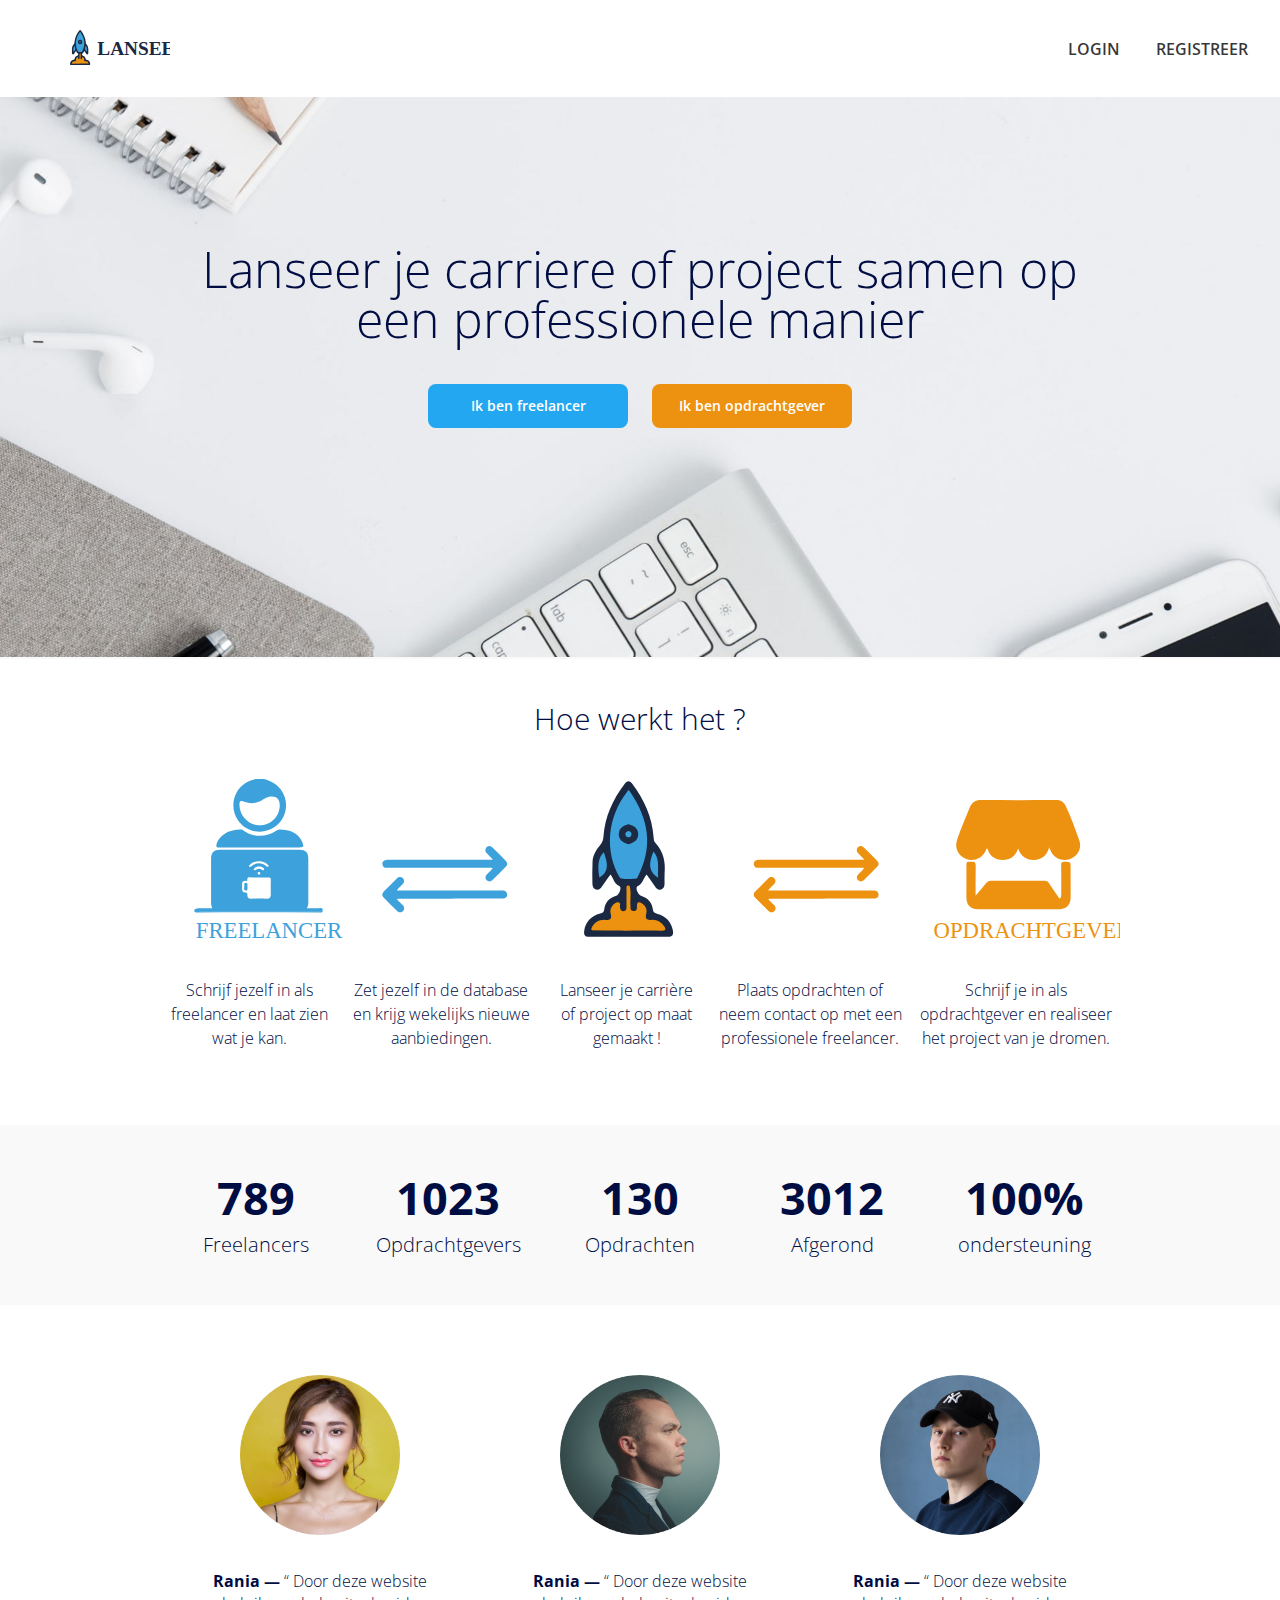
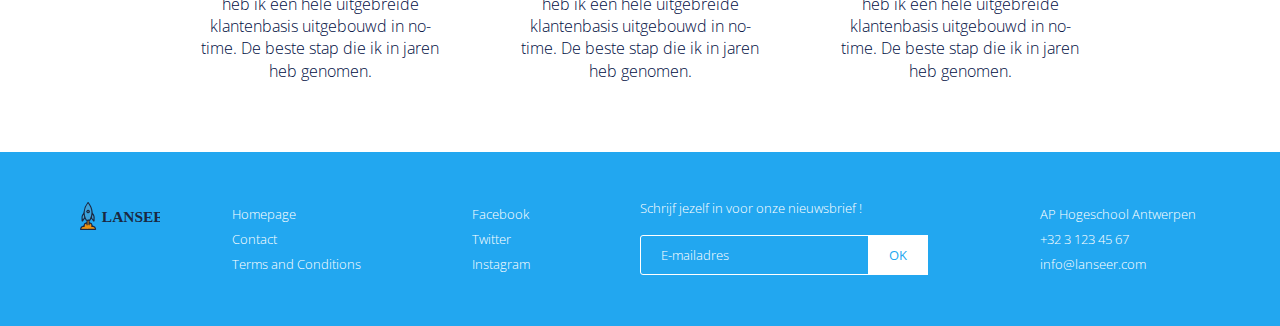
<file: index.html>
<!DOCTYPE html>
<head>
  <meta charset="utf-8">

  <title>Lanseer homepage</title>
  <meta name="description" content="Homepage Lanseer">
  <meta name="author" content="Jens Clauwaert">
  <meta name="viewport" content="width=device-width,initial-scale=1.0">
  <link href="https://fonts.googleapis.com/css?family=Open+Sans:300,300i,400,400i,600,600i,700,700i,800,800i" rel="stylesheet">
    <link rel="stylesheet" href="css/reset.css">
  <link rel="stylesheet" href="css/style.css">


</head>
<body>
  <div class="container homeContainer">
    <div class="row navBar">
    <div class="logoTop">
      <a href="index.html"><img id="logo" src="img/logo.svg"></a>
    </div>
    <div class="homeNav">
      <ul>
  <li><a href="pages/login.html">LOGIN</a></li>
  <li><a href="pages/register-opdracht.html">REGISTREER</a></li>
</ul>
    </div>
  </div>

<div class="bannerImg row">
  <img src="img/homebanner@2x.jpg">
  <div class="midtext">
    <p>
    Lanseer je carriere of project samen op een
professionele manier
</p>

  </div>
  <div class="homeButtons">
    <ul>
    <a href="pages/opdrachten.html" class="btn1"><li>Ik ben freelancer</li></a>
    <a href="pages/freelancers.html" class="btn2"><li>Ik ben opdrachtgever</li></a>
  </ul>
  </div>

</div>
<div class="infoContainer container">
  <div class="infoImg">
    <p class="infoTitle">Hoe werkt het ?</p>
<img class="infographic" src="img/infographic.svg">

<div class="infoText">
  <div class="infoTextBox1">
    <p>Schrijf jezelf in als freelancer
en laat zien wat je kan.</p>
  </div>
  <div class="infoTextBox2">
    <p>Zet jezelf in de database en krijg wekelijks nieuwe aanbiedingen.</p>
  </div>
  <div class="infoTextBox3">
    <p>Lanseer je carrière of project
op maat gemaakt !</p>
  </div>
  <div class="infoTextBox4">
    <p>Plaats opdrachten of neem contact op met een professionele freelancer.</p>
  </div>
  <div class="infoTextBox5">
    <p>Schrijf je in als opdrachtgever en realiseer het project van je dromen.</p>
  </div>
</div>
</div>
</div>
<div class="counterContainer container">
  <div class="counter1">
    <p class="counterNumb">789</p>
    <p class="counterDesc">Freelancers</p>
  </div>
  <div class="counter2">
    <p class="counterNumb">1023</p>
    <p class="counterDesc">Opdrachtgevers</p>
  </div>
  <div class="counter3">
    <p class="counterNumb">130</p>
    <p class="counterDesc">Opdrachten</p>
  </div>
  <div class="counter4">
    <p class="counterNumb">3012</p>
    <p class="counterDesc"> Afgerond</p>
  </div>
  <div class="counter5">
    <p class="counterNumb">100%</p>
    <p class="counterDesc">ondersteuning</p>
  </div>
</div>
<div class="testiContainer">
  <div class="pers1">
    <img src="img/testi1.jpg">
    <p><span>Rania —</span> “ Door deze website heb ik een hele uitgebreide klantenbasis uitgebouwd in no-time. De beste stap die ik in jaren heb genomen.</p>
  </div>
  
  <div class="pers2">
    <img src="img/testi2.jpg">
  <p><span>Rania —</span> “ Door deze website heb ik een hele uitgebreide klantenbasis uitgebouwd in no-time. De beste stap die ik in jaren heb genomen.</p>  </div>
  <div class="pers3">
    <img src="img/testi3.jpg">
  <p><span>Rania —</span> “ Door deze website heb ik een hele uitgebreide klantenbasis uitgebouwd in no-time. De beste stap die ik in jaren heb genomen.</p>
  </div>
</div>
<div class="footer">
  <div class="logofooter">
    <img src="img/logo.svg">
  </div>
  <div class="footCol1">
    <a href="#">Homepage</a>
    <a href="#">Contact</a>
    <a href="#">Terms and Conditions</a>
  </div>
  <div class="footCol2">
    <a href="#">Facebook</a>
    <a href="#">Twitter</a>
    <a href="#">Instagram</a>
  </div>
  <div class="footCol3">
    <p>Schrijf jezelf in voor onze nieuwsbrief !</p>
    <form>
    <input class="input" type="email" placeholder="E-mailadres">
    <input class="submit" type="submit" value="OK">
</form>
  </div>
  <div class="footCol4">
<p>AP Hogeschool Antwerpen</p>
<p>+32 3 123 45 67</p>
<p>info@lanseer.com</p>
  </div>
</div>
</div>
</body>
</html>
</file>
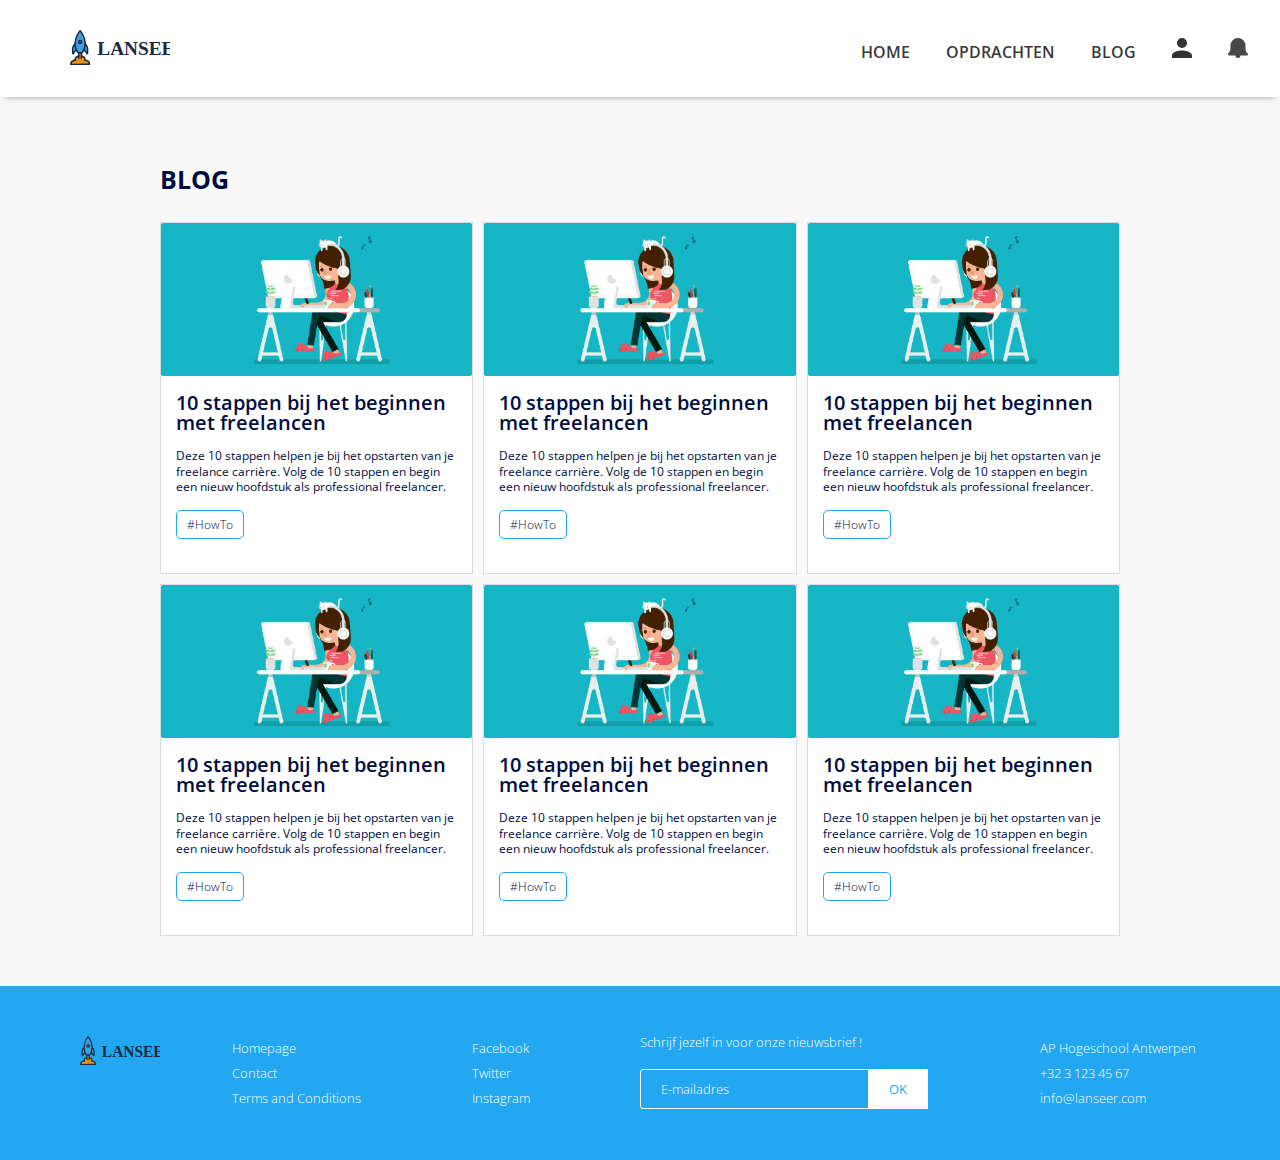
<file: pages/blog.html>
<!doctype html>

<html lang="en">
<head>
  <meta charset="utf-8">

  <title>Opdrachten</title>
  <meta name="description" content="Opdrachten">
  <meta name="author" content="Jens Clauwaert">
  <meta name="viewport" content="width=device-width, initial-scale=1">
  <link href="https://fonts.googleapis.com/css?family=Open+Sans:300,300i,400,400i,600,600i,700,700i,800,800i" rel="stylesheet">
    <link rel="stylesheet" href="../css/reset.css">
  <link rel="stylesheet" href="../css/style.css">


</head>
<body>
  <div class="container opdrachtContainer">
    <div class="row navBar">
    <div class="logoTop">
    <a href="../index.html">  <img id="logo" src="../img/logo.svg"></a>
    </div>
    <div class="homeNav">
      <ul>
  <li><a href="../index.html">HOME</a></li>
  <li><a href="opdrachten.html">OPDRACHTEN</a></li>
  <li><a href="blog.html">BLOG</a></li>
  <li><a href="profiel-freelancer.html"><img src="../img/profile.svg"></a></li>
  <li><a href="messages.html"><img src="../img/alert.svg"></a></li>
  </ul>
    </div>
  </div>


  <div class="opdrachtenWrap">
    <p class="msgTitle">BLOG</p>

<div class="bloglijst">
<div class="blogstuk">
  <img src="../img/blogimg1.jpg">
  <h1>10 stappen bij het beginnen met freelancen</h1>
  <p>Deze 10 stappen helpen je bij het opstarten van je freelance carrière. Volg de 10 stappen en begin een nieuw hoofdstuk als professional freelancer.</p>
  <ul class="opdrachtTags">
    <li>#HowTo</li>
  </ul>
</div>

<div class="blogstuk">
  <img src="../img/blogimg1.jpg">
  <h1>10 stappen bij het beginnen met freelancen</h1>
  <p>Deze 10 stappen helpen je bij het opstarten van je freelance carrière. Volg de 10 stappen en begin een nieuw hoofdstuk als professional freelancer.</p>
  <ul class="opdrachtTags">
    <li>#HowTo</li>
  </ul>
</div>

<div class="blogstuk">
  <img src="../img/blogimg1.jpg">
  <h1>10 stappen bij het beginnen met freelancen</h1>
  <p>Deze 10 stappen helpen je bij het opstarten van je freelance carrière. Volg de 10 stappen en begin een nieuw hoofdstuk als professional freelancer.</p>
  <ul class="opdrachtTags">
    <li>#HowTo</li>
  </ul>
</div>

<div class="blogstuk">
  <img src="../img/blogimg1.jpg">
  <h1>10 stappen bij het beginnen met freelancen</h1>
  <p>Deze 10 stappen helpen je bij het opstarten van je freelance carrière. Volg de 10 stappen en begin een nieuw hoofdstuk als professional freelancer.</p>
  <ul class="opdrachtTags">
    <li>#HowTo</li>
  </ul>
</div>

<div class="blogstuk">
  <img src="../img/blogimg1.jpg">
  <h1>10 stappen bij het beginnen met freelancen</h1>
  <p>Deze 10 stappen helpen je bij het opstarten van je freelance carrière. Volg de 10 stappen en begin een nieuw hoofdstuk als professional freelancer.</p>
  <ul class="opdrachtTags">
    <li>#HowTo</li>
  </ul>
</div>

<div class="blogstuk">
  <img src="../img/blogimg1.jpg">
  <h1>10 stappen bij het beginnen met freelancen</h1>
  <p>Deze 10 stappen helpen je bij het opstarten van je freelance carrière. Volg de 10 stappen en begin een nieuw hoofdstuk als professional freelancer.</p>
  <ul class="opdrachtTags">
    <li>#HowTo</li>
  </ul>
</div>


</div>

  </div>


  <div class="footer">
    <div class="logofooter">
      <img src="../img/logo.svg">
    </div>
    <div class="footCol1">
      <a href="#">Homepage</a>
      <a href="#">Contact</a>
      <a href="#">Terms and Conditions</a>
    </div>
    <div class="footCol2">
      <a href="#">Facebook</a>
      <a href="#">Twitter</a>
      <a href="#">Instagram</a>
    </div>
    <div class="footCol3">
      <p>Schrijf jezelf in voor onze nieuwsbrief !</p>
      <form>
      <input class="input" type="email" placeholder="E-mailadres">
      <input class="submit" type="submit" value="OK">
  </form>
    </div>
    <div class="footCol4">
  <p>AP Hogeschool Antwerpen</p>
  <p>+32 3 123 45 67</p>
  <p>info@lanseer.com</p>
    </div>
  </div>
</div>
</body>
</html>
</file>
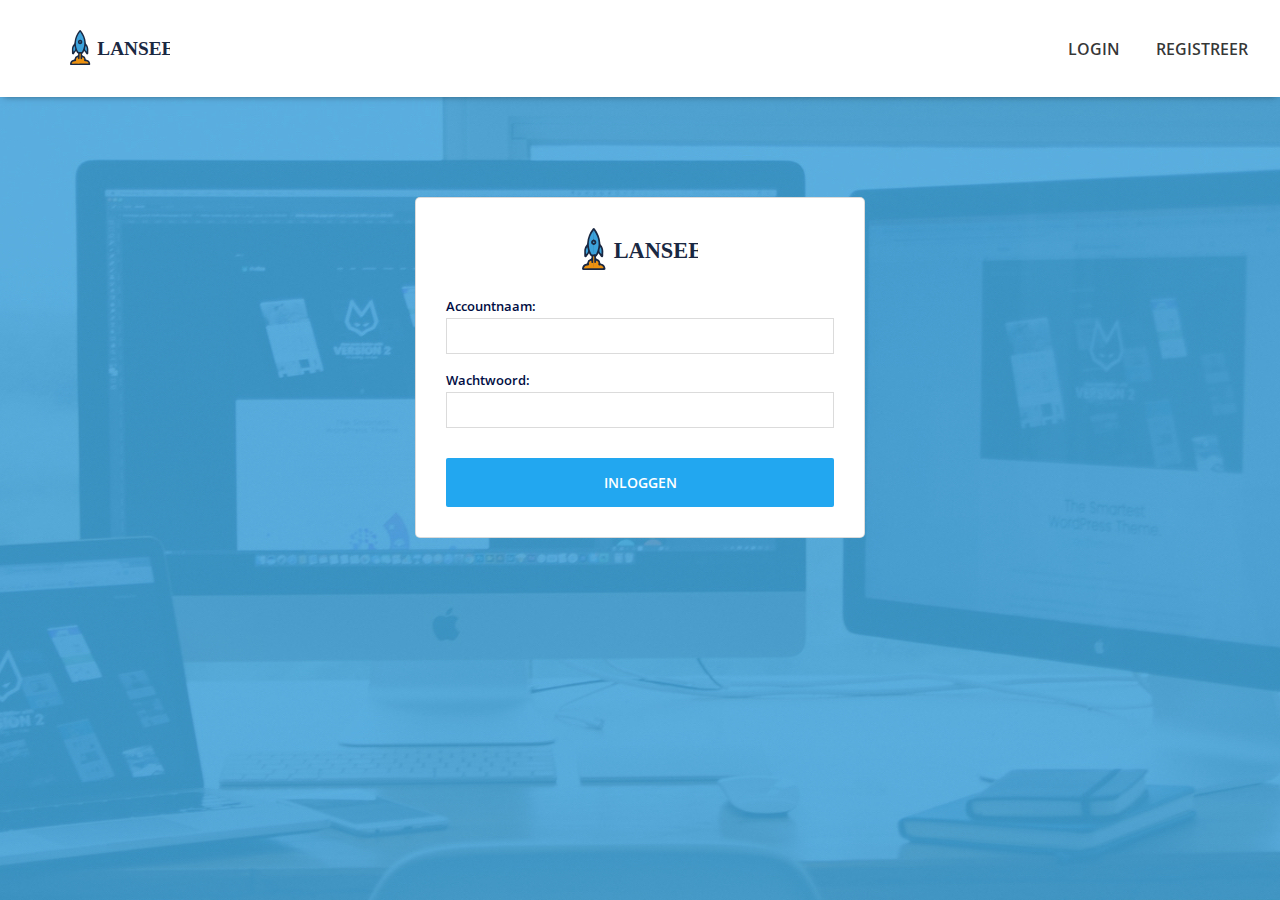
<file: pages/login.html>
<!doctype html>

<html lang="en">
<head>
  <meta charset="utf-8">

  <title>Login</title>
  <meta name="description" content="Freelancers">
  <meta name="author" content="Jens Clauwaert">
  <meta name="viewport" content="width=device-width, initial-scale=1">
  <link href="https://fonts.googleapis.com/css?family=Open+Sans:300,300i,400,400i,600,600i,700,700i,800,800i" rel="stylesheet">
    <link rel="stylesheet" href="../css/reset.css">
  <link rel="stylesheet" href="../css/style.css">


</head>
<body class="loginpage">
  <div class="container loginContainer">
    <div class="row navBar">
    <div class="logoTop">
    <a href="../index.html">  <img id="logo" src="../img/logo.svg"></a>
    </div>
    <div class="homeNav">
      <ul>
  <li><a href="login.html">LOGIN</a></li>
  <li><a href="register-opdracht.html">REGISTREER</a></li>
  </ul>
    </div>
  </div>
  <div class="loginmid">
    <img src="../img/logo.svg">
    <p> Accountnaam: </p>
    <input class="loginin" type="text" name="gebruikersnaam">
    <p> Wachtwoord: </p>
    <input class="loginin" type="text" name="wachtwoord">
    <input class="submitL" type="submit" value="INLOGGEN">
  </div>
</div>



</body>
</html>
</file>
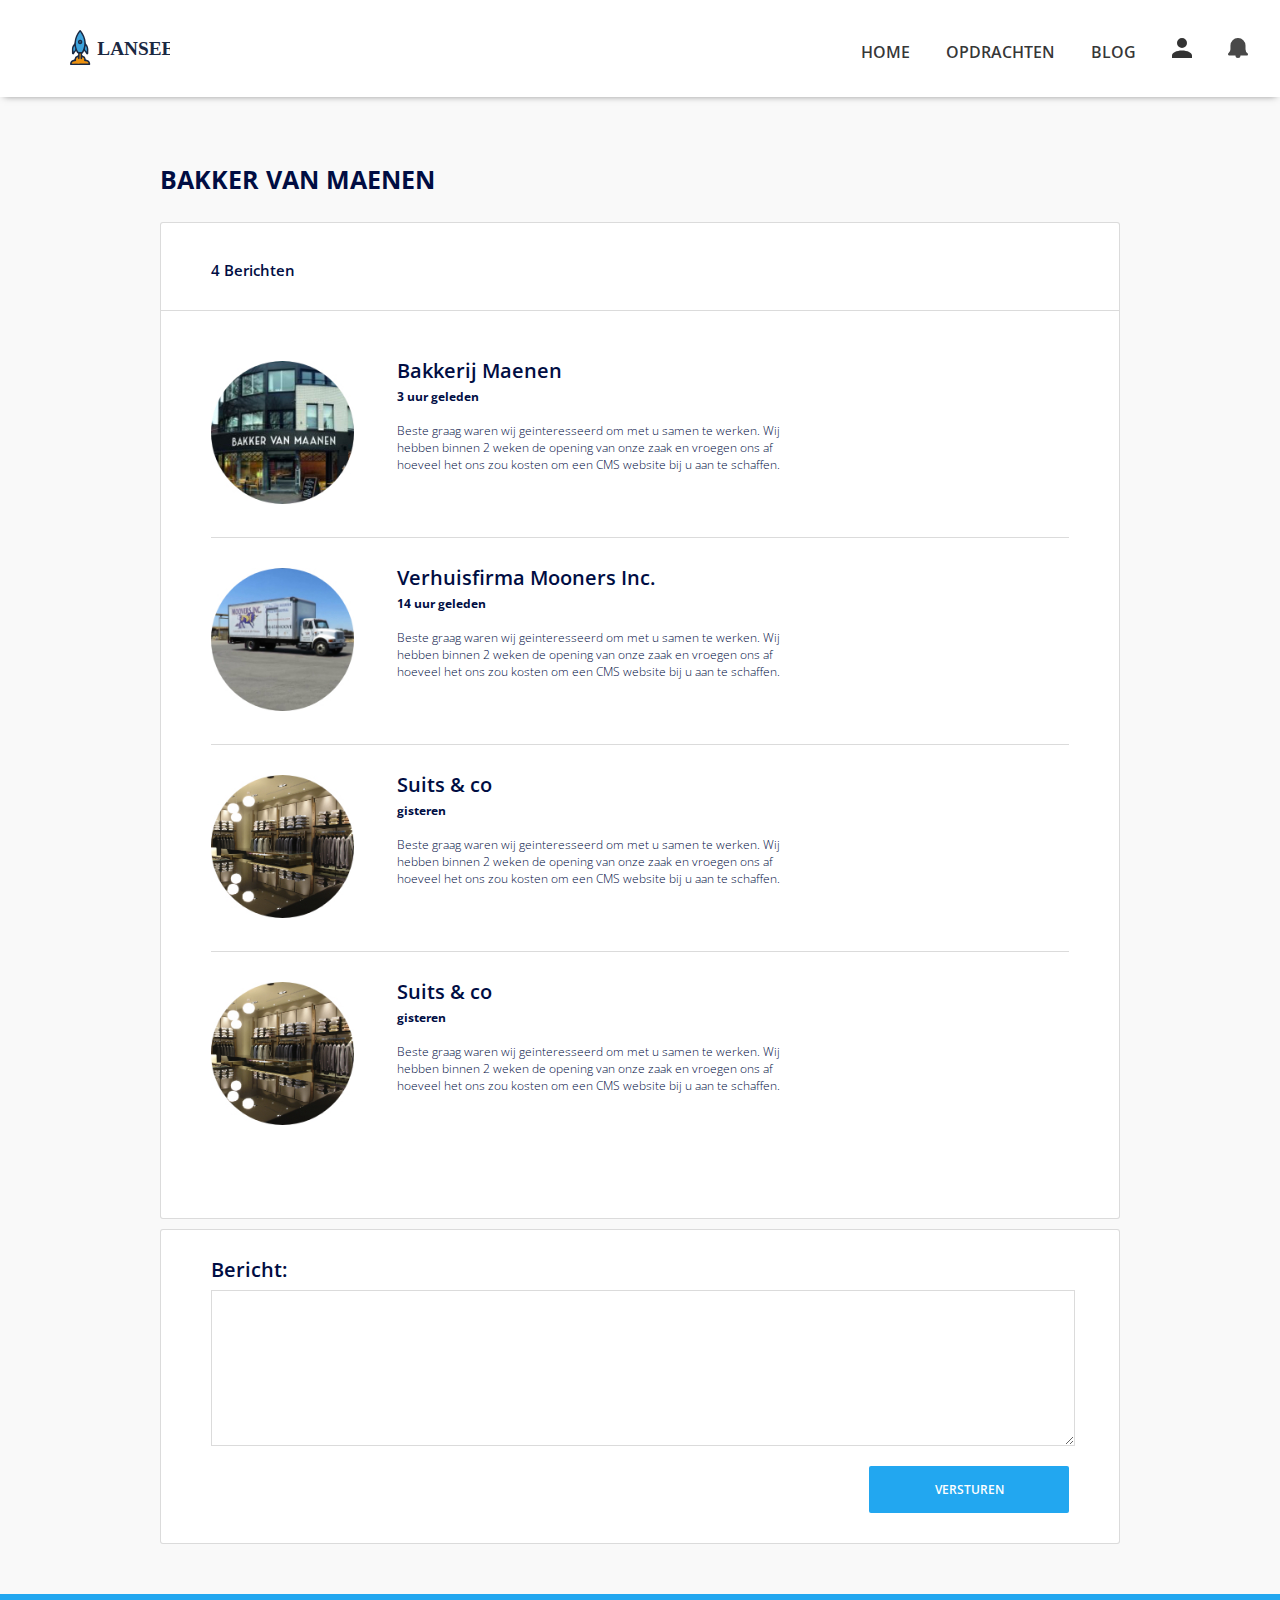
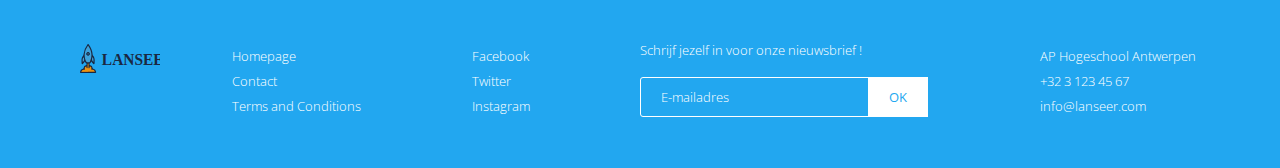
<file: pages/message-specifiek.html>
<!doctype html>

<html lang="en">
<head>
  <meta charset="utf-8">

  <title>Opdrachten</title>
  <meta name="description" content="Opdrachten">
  <meta name="author" content="Jens Clauwaert">
  <meta name="viewport" content="width=device-width, initial-scale=1">
  <link href="https://fonts.googleapis.com/css?family=Open+Sans:300,300i,400,400i,600,600i,700,700i,800,800i" rel="stylesheet">
    <link rel="stylesheet" href="../css/reset.css">
  <link rel="stylesheet" href="../css/style.css">


</head>
<body>
  <div class="container opdrachtContainer">
    <div class="row navBar">
    <div class="logoTop">
    <a href="../index.html">  <img id="logo" src="../img/logo.svg"></a>
    </div>
    <div class="homeNav">
      <ul>
  <li><a href="../index.html">HOME</a></li>
  <li><a href="opdrachten.html">OPDRACHTEN</a></li>
  <li><a href="blog.html">BLOG</a></li>
  <li><a href="profiel-freelancer.html"><img src="../img/profile.svg"></a></li>
  <li><a href="messages.html"><img src="../img/alert.svg"></a></li>
  </ul>
    </div>
  </div>


  <div class="opdrachtenWrap">
    <p class="msgTitle">BAKKER VAN MAENEN</p>

<div class="opdrachtlijst">
  <div class="opdrachtenOver">
    <p>4 Berichten</p>
  </div>

  <div class="breedlijn">

</div>
<div class="opdrachtStuk">
  <div class="opdrachtImg">
    <img src="../img/opdracht1.jpg">
  </div>
  <div class="opdrachtDesc messageDesc">
    <p class="opdrachtTitle">Bakkerij Maenen</p>
    <p class="opdrachtTijd"> 3 uur geleden</p>
    <p class="opdrachtUitleg">Beste graag waren wij geinteresseerd om met u samen te werken. Wij hebben binnen 2 weken de opening van onze zaak en vroegen ons af hoeveel het ons zou kosten om een CMS website bij u aan te schaffen.</p>

  </div>

</div>
<div class="opdrachtStuk">
  <div class="opdrachtImg">
    <img src="../img/opdracht2.jpg">
  </div>
  <div class="opdrachtDesc">
    <p class="opdrachtTitle">Verhuisfirma Mooners Inc.</p>
    <p class="opdrachtTijd">14 uur geleden</p>
    <p class="opdrachtUitleg">Beste graag waren wij geinteresseerd om met u samen te werken. Wij hebben binnen 2 weken de opening van onze zaak en vroegen ons af hoeveel het ons zou kosten om een CMS website bij u aan te schaffen.</p>

  </div>

</div>
<div class="opdrachtStuk">
  <div class="opdrachtImg">
    <img src="../img/opdracht3.jpg">
  </div>
  <div class="opdrachtDesc">
    <p class="opdrachtTitle">Suits & co</p>
    <p class="opdrachtTijd"> gisteren</p>
    <p class="opdrachtUitleg">Beste graag waren wij geinteresseerd om met u samen te werken. Wij hebben binnen 2 weken de opening van onze zaak en vroegen ons af hoeveel het ons zou kosten om een CMS website bij u aan te schaffen.</p>

  </div>

</div>

<div class="opdrachtStuk">
  <div class="opdrachtImg">
    <img src="../img/opdracht3.jpg">
  </div>
  <div class="opdrachtDesc">
    <p class="opdrachtTitle">Suits & co</p>
    <p class="opdrachtTijd"> gisteren</p>
    <p class="opdrachtUitleg">Beste graag waren wij geinteresseerd om met u samen te werken. Wij hebben binnen 2 weken de opening van onze zaak en vroegen ons af hoeveel het ons zou kosten om een CMS website bij u aan te schaffen.</p>

  </div>

</div>


</div>
<div class="opdrachtlijst wrap2">
  <p class="opdrachtTitle">Bericht:</p>
  <textarea></textarea>
    <input class="submit" type="submit" value="VERSTUREN">
</div>
  </div>


  <div class="footer">
    <div class="logofooter">
      <img src="../img/logo.svg">
    </div>
    <div class="footCol1">
      <a href="#">Homepage</a>
      <a href="#">Contact</a>
      <a href="#">Terms and Conditions</a>
    </div>
    <div class="footCol2">
      <a href="#">Facebook</a>
      <a href="#">Twitter</a>
      <a href="#">Instagram</a>
    </div>
    <div class="footCol3">
      <p>Schrijf jezelf in voor onze nieuwsbrief !</p>
      <form>
      <input class="input" type="email" placeholder="E-mailadres">
      <input class="submit" type="submit" value="OK">
  </form>
    </div>
    <div class="footCol4">
  <p>AP Hogeschool Antwerpen</p>
  <p>+32 3 123 45 67</p>
  <p>info@lanseer.com</p>
    </div>
  </div>
</div>
</body>
</html>
</file>
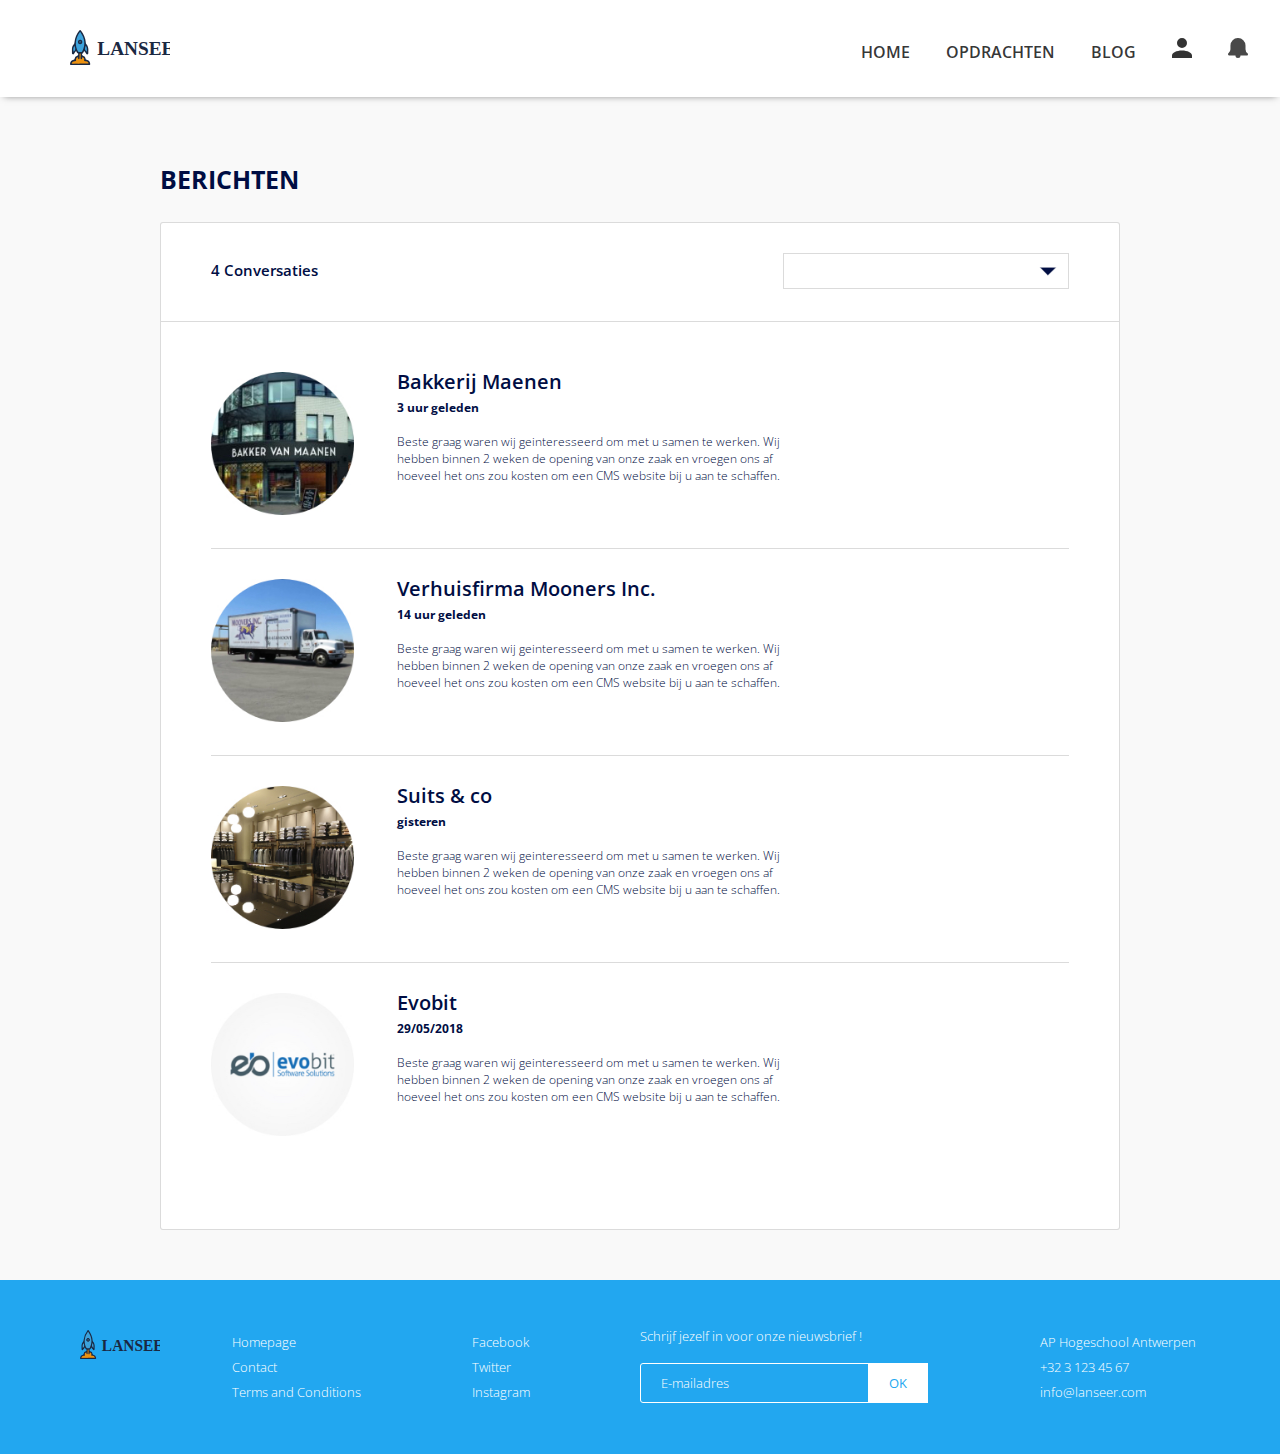
<file: pages/messages.html>
<!doctype html>

<html lang="en">
<head>
  <meta charset="utf-8">

  <title>Opdrachten</title>
  <meta name="description" content="Opdrachten">
  <meta name="author" content="Jens Clauwaert">
  <meta name="viewport" content="width=device-width, initial-scale=1">
  <link href="https://fonts.googleapis.com/css?family=Open+Sans:300,300i,400,400i,600,600i,700,700i,800,800i" rel="stylesheet">
    <link rel="stylesheet" href="../css/reset.css">
  <link rel="stylesheet" href="../css/style.css">


</head>
<body>
  <div class="container opdrachtContainer">
    <div class="row navBar">
    <div class="logoTop">
    <a href="../index.html">  <img id="logo" src="../img/logo.svg"></a>
    </div>
    <div class="homeNav">
      <ul>
  <li><a href="../index.html">HOME</a></li>
  <li><a href="opdrachten.html">OPDRACHTEN</a></li>
  <li><a href="blog.html">BLOG</a></li>
  <li><a href="profiel-freelancer.html"><img src="../img/profile.svg"></a></li>
  <li><a href="messages.html"><img src="../img/alert.svg"></a></li>
  </ul>
    </div>
  </div>


  <div class="opdrachtenWrap">
    <p class="msgTitle">BERICHTEN</p>

<div class="opdrachtlijst">
  <div class="opdrachtenOver">
    <p>4 Conversaties</p>
  </div>
  <div class="opdrachtSorteer">
    <select name="opdrachtensorteren">
      <option hidden disabled selected value></option>
<option value="oudnieuw">Oud - Nieuw</option>
<option value="nieuwoud">Nieuw - Oud</option>
</select>
  </div>
  <div class="breedlijn">

</div>
<div class="opdrachtStuk">
  <div class="opdrachtImg">
    <img src="../img/opdracht1.jpg">
  </div>
  <div class="opdrachtDesc messageDesc">
    <p class="opdrachtTitle">Bakkerij Maenen</p>
    <p class="opdrachtTijd"> 3 uur geleden</p>
    <p class="opdrachtUitleg">Beste graag waren wij geinteresseerd om met u samen te werken. Wij hebben binnen 2 weken de opening van onze zaak en vroegen ons af hoeveel het ons zou kosten om een CMS website bij u aan te schaffen.</p>

  </div>

</div>
<div class="opdrachtStuk">
  <div class="opdrachtImg">
    <img src="../img/opdracht2.jpg">
  </div>
  <div class="opdrachtDesc">
    <p class="opdrachtTitle">Verhuisfirma Mooners Inc.</p>
    <p class="opdrachtTijd">14 uur geleden</p>
    <p class="opdrachtUitleg">Beste graag waren wij geinteresseerd om met u samen te werken. Wij hebben binnen 2 weken de opening van onze zaak en vroegen ons af hoeveel het ons zou kosten om een CMS website bij u aan te schaffen.</p>

  </div>

</div>
<div class="opdrachtStuk">
  <div class="opdrachtImg">
    <img src="../img/opdracht3.jpg">
  </div>
  <div class="opdrachtDesc">
    <p class="opdrachtTitle">Suits & co</p>
    <p class="opdrachtTijd"> gisteren</p>
    <p class="opdrachtUitleg">Beste graag waren wij geinteresseerd om met u samen te werken. Wij hebben binnen 2 weken de opening van onze zaak en vroegen ons af hoeveel het ons zou kosten om een CMS website bij u aan te schaffen.</p>

  </div>

</div>
<div class="opdrachtStuk">
  <div class="opdrachtImg">
    <img src="../img/opdracht4.jpg">
  </div>
  <div class="opdrachtDesc">
    <p class="opdrachtTitle">Evobit</p>
    <p class="opdrachtTijd"> 29/05/2018</p>
    <p class="opdrachtUitleg">Beste graag waren wij geinteresseerd om met u samen te werken. Wij hebben binnen 2 weken de opening van onze zaak en vroegen ons af hoeveel het ons zou kosten om een CMS website bij u aan te schaffen.</p>

  </div>

</div>


</div>

  </div>

  <div class="footer">
    <div class="logofooter">
      <img src="../img/logo.svg">
    </div>
    <div class="footCol1">
      <a href="#">Homepage</a>
      <a href="#">Contact</a>
      <a href="#">Terms and Conditions</a>
    </div>
    <div class="footCol2">
      <a href="#">Facebook</a>
      <a href="#">Twitter</a>
      <a href="#">Instagram</a>
    </div>
    <div class="footCol3">
      <p>Schrijf jezelf in voor onze nieuwsbrief !</p>
      <form>
      <input class="input" type="email" placeholder="E-mailadres">
      <input class="submit" type="submit" value="OK">
  </form>
    </div>
    <div class="footCol4">
  <p>AP Hogeschool Antwerpen</p>
  <p>+32 3 123 45 67</p>
  <p>info@lanseer.com</p>
    </div>
  </div>
</div>
</body>
</html>
</file>
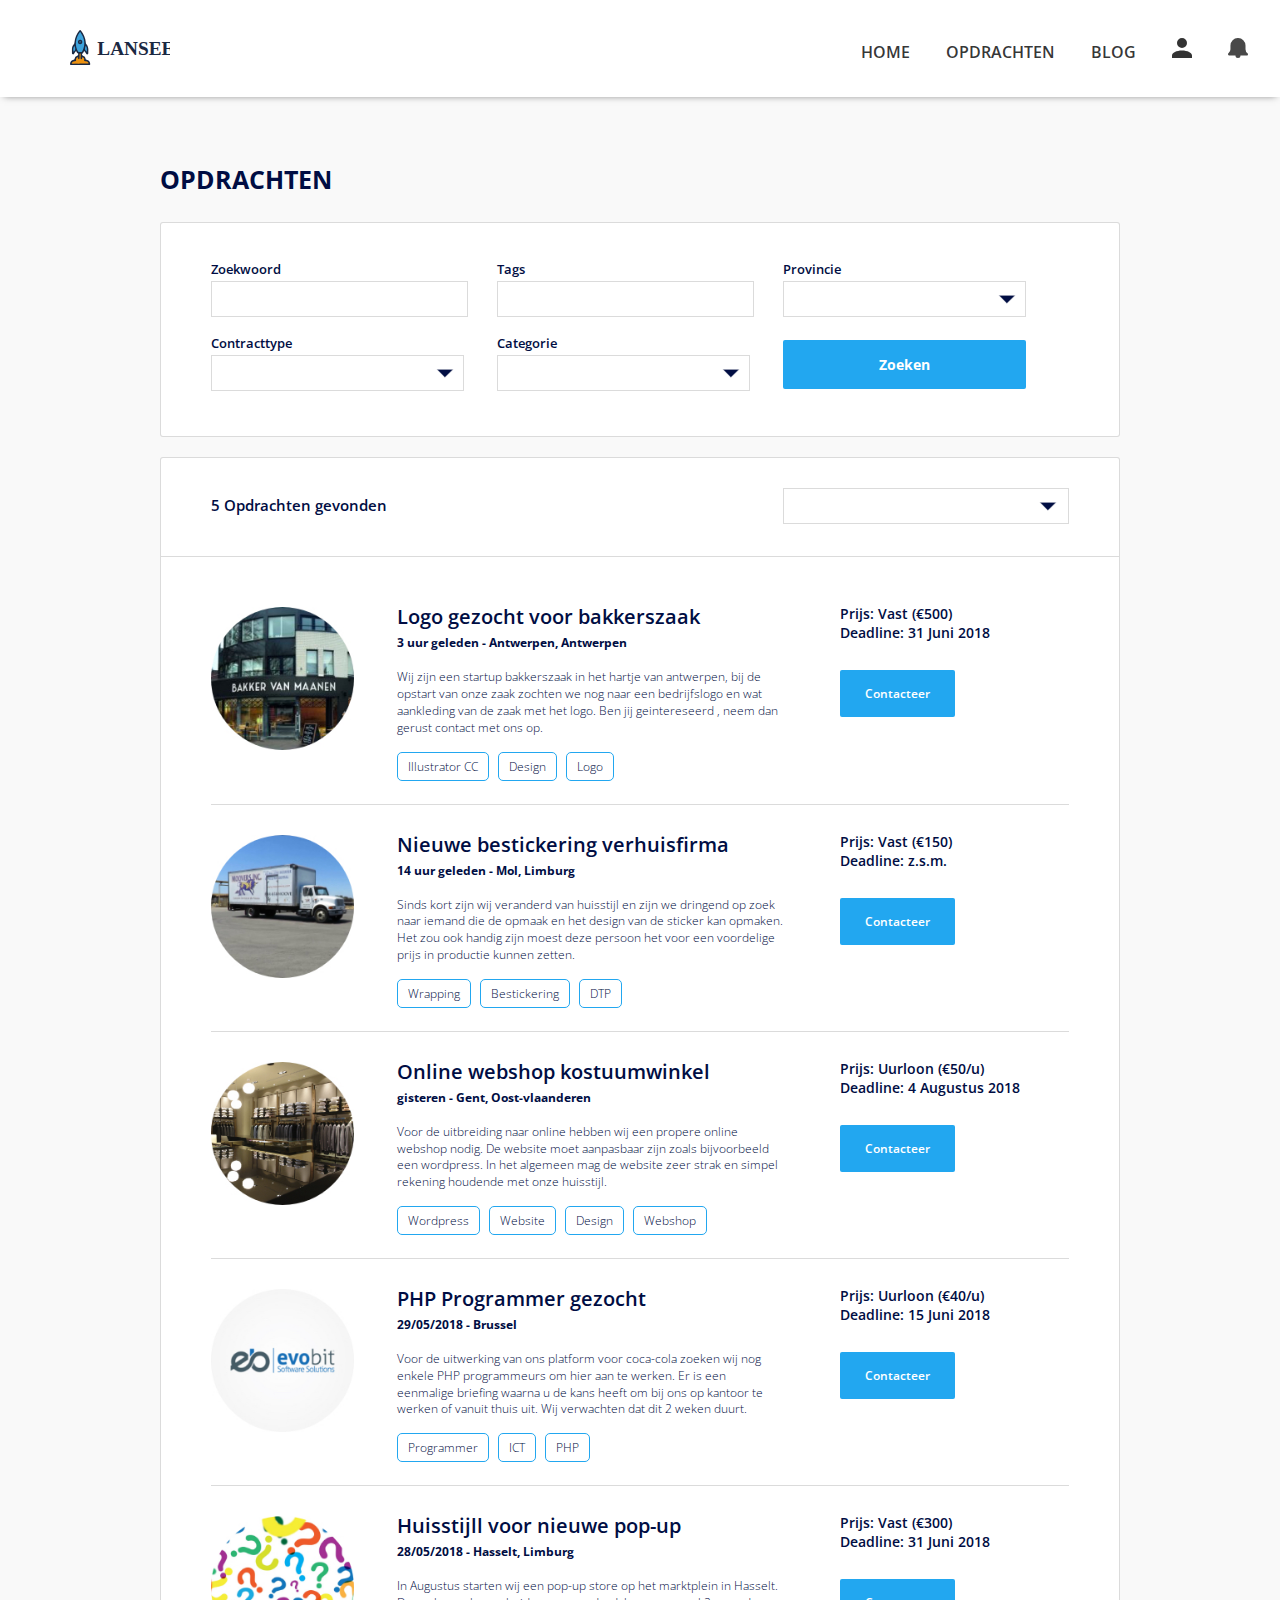
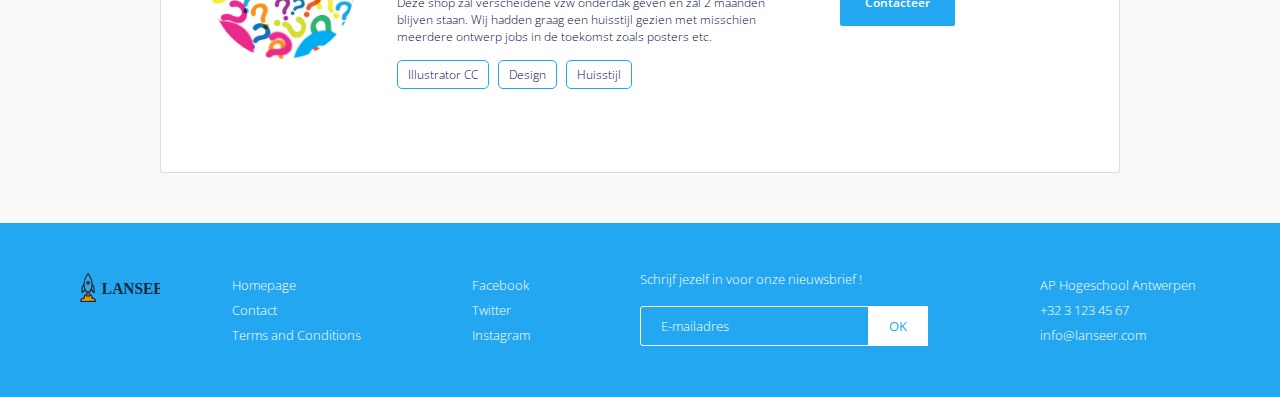
<file: pages/opdrachten.html>
<!doctype html>

<html lang="en">
<head>
  <meta charset="utf-8">

  <title>Opdrachten</title>
  <meta name="description" content="Opdrachten">
  <meta name="author" content="Jens Clauwaert">
  <meta name="viewport" content="width=device-width,initial-scale=1.0">
  <link href="https://fonts.googleapis.com/css?family=Open+Sans:300,300i,400,400i,600,600i,700,700i,800,800i" rel="stylesheet">
    <link rel="stylesheet" href="../css/reset.css">
  <link rel="stylesheet" href="../css/style.css">


</head>
<body>
  <div class="container opdrachtContainer">
    <div class="row navBar">
    <div class="logoTop">
    <a href="../index.html">  <img id="logo" src="../img/logo.svg"></a>
    </div>
    <div class="homeNav">
      <ul>
  <li><a href="../index.html">HOME</a></li>
  <li><a href="opdrachten.html">OPDRACHTEN</a></li>
  <li><a href="blog.html">BLOG</a></li>
  <li><a href="profiel-freelancer.html"><img src="../img/profile.svg"></a></li>
  <li><a href="messages.html"><img src="../img/alert.svg"></a></li>
  </ul>
    </div>
  </div>


  <div class="opdrachtenWrap">
    <p class="opdrachtenTitle">OPDRACHTEN</p>
    <div class="zoekVensterO">
      <div class="zoekColO1">
      <p> Zoekwoord </p>
      <input type="text" name="zoekwoord">
      <p> Contracttype </p>
      <select name="contracttype">
        <option hidden disabled selected value></option>
  <option value="uur">Per uur</option>
  <option value="vast">vaste prijs</option>
</select>
      </div>
      <div class="zoekColO2">
        <p>Tags</p>
        <input type="text" name="Tags">
        <p> Categorie </p>
        <select name="categorie">
          <option hidden disabled selected value></option>
    <option value="web">Web devellopment</option>
    <option value="grafisch">Grafisch design</option>
  </select>
      </div>
      <div class="zoekColO3">
        <p> Provincie </p>
        <select name="locatie">
          <option hidden disabled selected value></option>
    <option value="ant">Antwerpen</option>
    <option value="ov">Oost-Vlaanderen</option>
      <option value="wv">West-Vlaanderen</option>
        <option value="vb">Vlaams-Brabant</option>
          <option value="lim">Limburg</option>
            <option value="ov">Brussel</option>
              <option value="anders">anders</option>
  </select>
  <input class="submitO" type="submit" value="Zoeken">
      </div>
  </div>
<div class="opdrachtlijst">
  <div class="opdrachtenOver">
    <p>5 Opdrachten gevonden</p>
  </div>
  <div class="opdrachtSorteer">
    <select name="opdrachtensorteren">
      <option hidden disabled selected value></option>
<option value="oudnieuw">Oud - Nieuw</option>
<option value="nieuwoud">Nieuw - Oud</option>
</select>
  </div>
  <div class="breedlijn">

</div>
<div class="opdrachtStuk">
  <div class="opdrachtImg">
    <img src="../img/opdracht1.jpg">
  </div>
  <div class="opdrachtDesc">
    <p class="opdrachtTitle">Logo gezocht voor bakkerszaak</p>
    <p class="opdrachtTijd"> 3 uur geleden - Antwerpen, Antwerpen</p>
    <p class="opdrachtUitleg">Wij zijn een startup bakkerszaak in het hartje van antwerpen, bij de opstart van onze zaak zochten we nog naar een bedrijfslogo en wat aankleding van de zaak met het logo.  Ben jij geintereseerd , neem dan gerust contact met ons op.</p>
    <ul class="opdrachtTags">
      <li>Illustrator CC</li>
      <li>Design</li>
      <li>Logo</li>
    </ul>
  </div>
  <div class="opdrachtRest">
    <p>Prijs: Vast (€500)</p>
    <p>Deadline: 31 Juni 2018</p>
    <input type="button" value="Contacteer" onclick="window.location.href='#'">
  </div>
</div>
<div class="opdrachtStuk">
  <div class="opdrachtImg">
    <img src="../img/opdracht2.jpg">
  </div>
  <div class="opdrachtDesc">
    <p class="opdrachtTitle">Nieuwe bestickering verhuisfirma</p>
    <p class="opdrachtTijd">14 uur geleden  - Mol, Limburg</p>
    <p class="opdrachtUitleg">Sinds kort zijn wij veranderd van huisstijl en zijn we dringend op zoek naar iemand die de opmaak en het design van de sticker kan opmaken. Het zou ook handig zijn moest deze persoon het voor een voordelige prijs in productie kunnen zetten.</p>
    <ul class="opdrachtTags">
      <li>Wrapping</li>
      <li>Bestickering</li>
      <li>DTP</li>
    </ul>
  </div>
  <div class="opdrachtRest">
    <p>Prijs: Vast (€150)</p>
    <p>Deadline: z.s.m.</p>
    <input type="button" value="Contacteer" onclick="window.location.href='#'">
  </div>
</div>
<div class="opdrachtStuk">
  <div class="opdrachtImg">
    <img src="../img/opdracht3.jpg">
  </div>
  <div class="opdrachtDesc">
    <p class="opdrachtTitle">Online webshop kostuumwinkel</p>
    <p class="opdrachtTijd"> gisteren - Gent, Oost-vlaanderen</p>
    <p class="opdrachtUitleg">Voor de uitbreiding naar online hebben wij een propere online webshop nodig. De website moet aanpasbaar zijn zoals bijvoorbeeld een wordpress. In het algemeen mag de website zeer strak en simpel rekening houdende met onze huisstijl.</p>
    <ul class="opdrachtTags">
      <li>Wordpress</li>
      <li>Website</li>
      <li>Design</li>
      <li>Webshop</li>
    </ul>
  </div>
  <div class="opdrachtRest">
    <p>Prijs: Uurloon (€50/u)</p>
    <p>Deadline: 4 Augustus 2018</p>
    <input type="button" value="Contacteer" onclick="window.location.href='#'">
  </div>
</div>
<div class="opdrachtStuk">
  <div class="opdrachtImg">
    <img src="../img/opdracht4.jpg">
  </div>
  <div class="opdrachtDesc">
    <p class="opdrachtTitle">PHP Programmer gezocht</p>
    <p class="opdrachtTijd"> 29/05/2018 - Brussel</p>
    <p class="opdrachtUitleg">Voor de uitwerking van ons platform voor coca-cola zoeken wij nog enkele PHP programmeurs om hier aan te werken. Er is een eenmalige briefing waarna u de kans heeft om bij ons op kantoor te werken of vanuit thuis uit. Wij verwachten dat dit 2 weken duurt.</p>
    <ul class="opdrachtTags">
      <li>Programmer</li>
      <li>ICT</li>
      <li>PHP</li>
    </ul>
  </div>
  <div class="opdrachtRest">
    <p>Prijs: Uurloon (€40/u)</p>
    <p>Deadline: 15 Juni 2018</p>
    <input type="button" value="Contacteer" onclick="window.location.href='#'">
  </div>
</div>
<div class="opdrachtStuk">
  <div class="opdrachtImg">
    <img src="../img/opdracht5.jpg">
  </div>
  <div class="opdrachtDesc">
    <p class="opdrachtTitle">Huisstijll voor nieuwe pop-up </p>
    <p class="opdrachtTijd">28/05/2018 - Hasselt, Limburg</p>
    <p class="opdrachtUitleg">In Augustus starten wij een pop-up store op het marktplein in Hasselt. Deze shop zal verscheidene vzw onderdak geven en zal 2 maanden blijven staan. Wij hadden graag een huisstijl gezien met misschien meerdere ontwerp jobs in de toekomst zoals posters etc.</p>
    <ul class="opdrachtTags">
      <li>Illustrator CC</li>
      <li>Design</li>
      <li>Huisstijl</li>
    </ul>
  </div>
  <div class="opdrachtRest">
    <p>Prijs: Vast (€300)</p>
    <p>Deadline: 31 Juni 2018</p>
    <input type="button" value="Contacteer" onclick="window.location.href='#'">
  </div>
</div>

</div>

  </div>

  <div class="footer">
    <div class="logofooter">
      <img src="../img/logo.svg">
    </div>
    <div class="footCol1">
      <a href="#">Homepage</a>
      <a href="#">Contact</a>
      <a href="#">Terms and Conditions</a>
    </div>
    <div class="footCol2">
      <a href="#">Facebook</a>
      <a href="#">Twitter</a>
      <a href="#">Instagram</a>
    </div>
    <div class="footCol3">
      <p>Schrijf jezelf in voor onze nieuwsbrief !</p>
      <form>
      <input class="input" type="email" placeholder="E-mailadres">
      <input class="submit" type="submit" value="OK">
  </form>
    </div>
    <div class="footCol4">
  <p>AP Hogeschool Antwerpen</p>
  <p>+32 3 123 45 67</p>
  <p>info@lanseer.com</p>
    </div>
  </div>
</div>
</body>
</html>
</file>
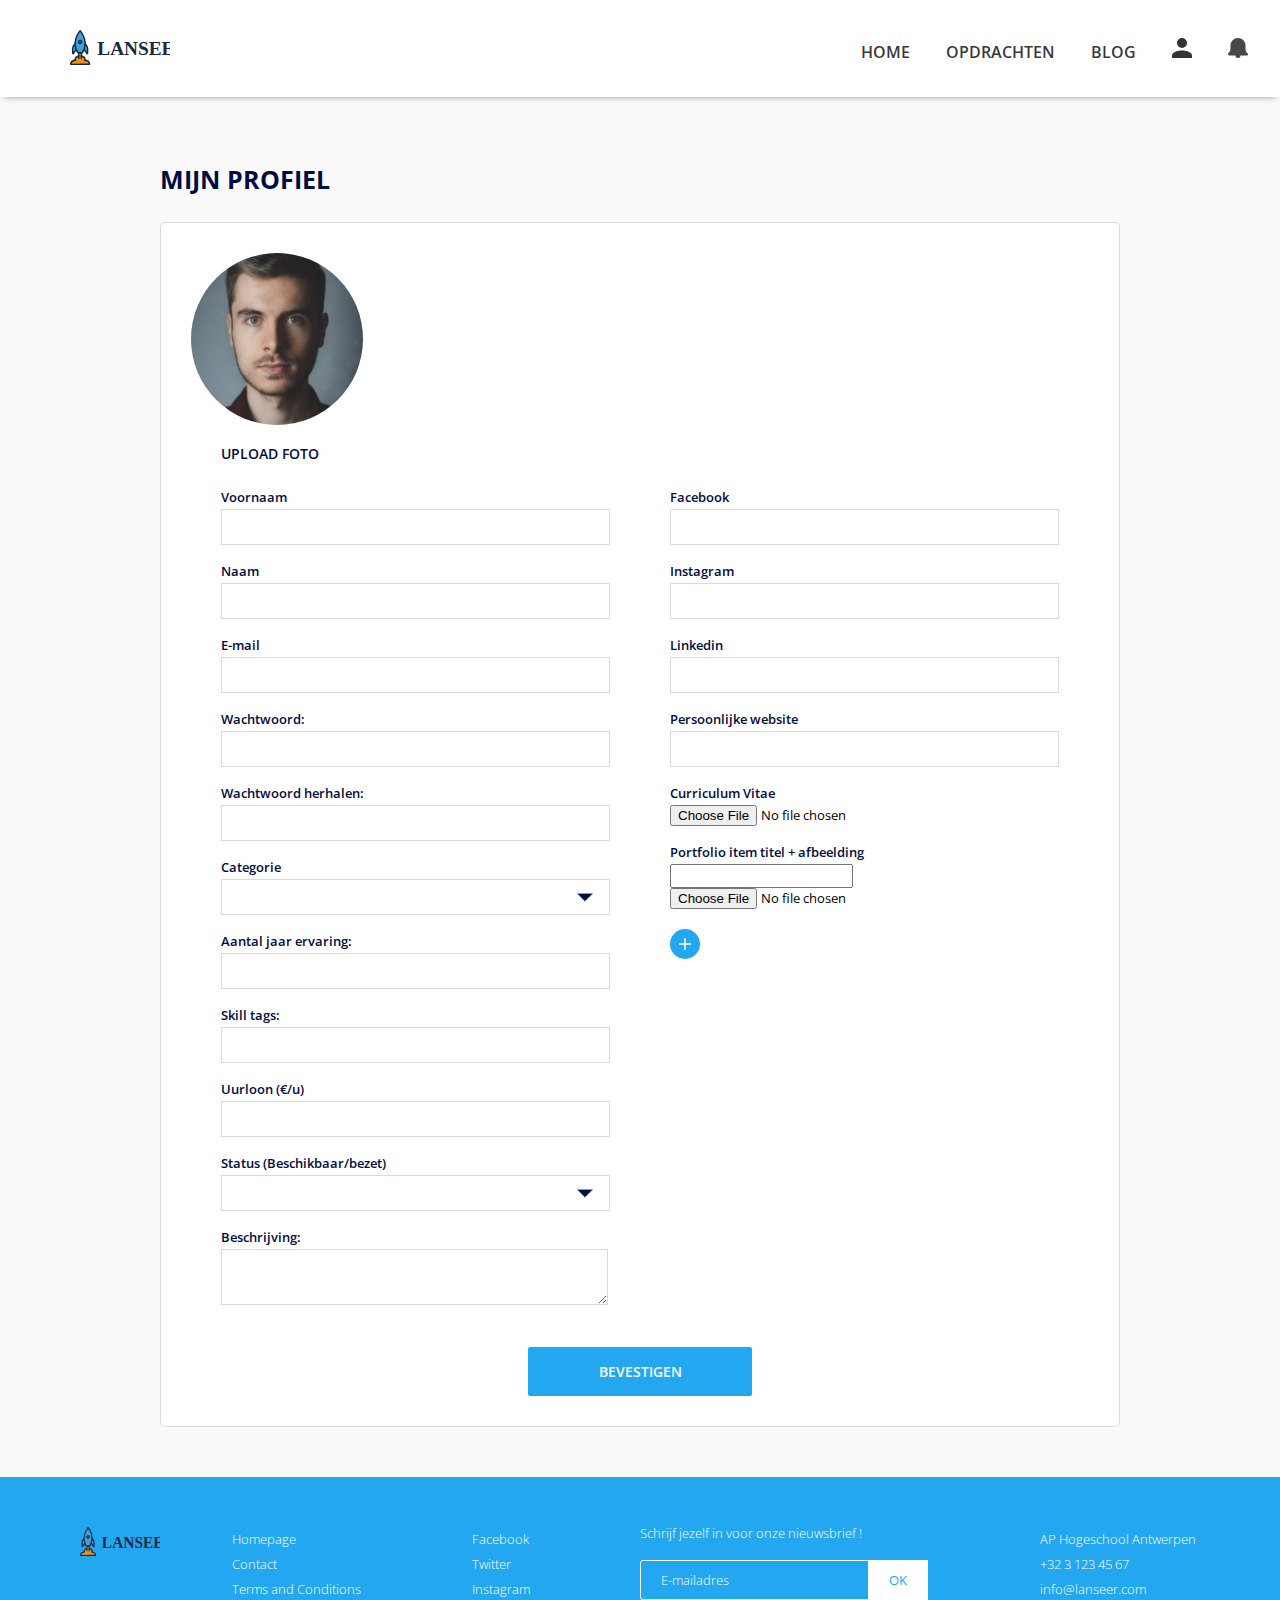
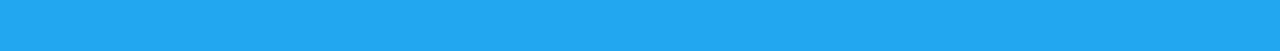
<file: pages/profiel-freelancer.html>
<!doctype html>

<html lang="en">
<head>
  <meta charset="utf-8">

  <title>Profiel Aanpassen</title>
  <meta name="description" content="Freelancers">
  <meta name="author" content="Jens Clauwaert">
  <meta name="viewport" content="width=device-width, initial-scale=1">
  <link href="https://fonts.googleapis.com/css?family=Open+Sans:300,300i,400,400i,600,600i,700,700i,800,800i" rel="stylesheet">
    <link rel="stylesheet" href="../css/reset.css">
  <link rel="stylesheet" href="../css/style.css">


</head>
<body class="prog">
  <div class="container loginContainer">
    <div class="row navBar">
    <div class="logoTop">
    <a href="../index.html">  <img id="logo" src="../img/logo.svg"></a>
    </div>
    <div class="homeNav">
      <ul>
  <li><a href="../index.html">HOME</a></li>
  <li><a href="opdrachten.html">OPDRACHTEN</a></li>
  <li><a href="blog.html">BLOG</a></li>
  <li><a href="profiel-freelancer.html"><img src="../img/profile.svg"></a></li>
  <li><a href="messages.html"><img src="../img/alert.svg"></a></li>
  </ul>
    </div>
  </div>
  <h1 class="proffretitle">MIJN PROFIEL</h1>
  <div class="proffre">
    <div class="freeimgwrap">
    <img src="../img/freelancer1.jpg">
    <div class="inputwrap">
    <label for="profopimginput" class="profoplabel">
      UPLOAD FOTO
    </label>
    <input id="profopimginput"type="file" name="pic" accept="image/*">
  </div>
</div>
<div class="proffrecol1">
    <p> Voornaam </p>
    <input class="profopinput" type="text" name="bedrijf">
    <p> Naam </p>
    <input class="profopinput" type="text" name="btw">
    <p> E-mail </p>
    <input class="profopinput" type="text" name="email">
    <p> Wachtwoord: </p>
    <input class="profopinput" type="text" name="password">
    <p> Wachtwoord herhalen: </p>
    <input class="profopinput" type="text" name="password">
    <p>Categorie</p>
    <select name="categorieen">
      <option hidden disabled selected value></option>
<option value="oudnieuw">Oud - Nieuw</option>
<option value="nieuwoud">Nieuw - Oud</option>
</select>
<p> Aantal jaar ervaring: </p>
<input class="profopinput" type="number" name="ervaring">
<p> Skill tags: </p>
<input class="profopinput" type="text" name="skills">
<p>Uurloon (€/u)</p>
<input class="profopinput" type="number" name="uurloon">
<p>Status (Beschikbaar/bezet)</p>
<select name="status">
  <option hidden disabled selected value></option>
<option value="beschikbaar">Beschikbaar</option>
<option value="bezet">Bezet</option>
</select>
    <p> Beschrijving: </p>
    <textarea></textarea>
  </div><div class="proffrecol2">
      <p> Facebook </p>
      <input class="profopinput" type="text" name="bedrijf">
      <p> Instagram </p>
      <input class="profopinput" type="text" name="btw">
      <p> Linkedin </p>
      <input class="profopinput" type="text" name="email">
      <p> Persoonlijke website </p>
      <input class="profopinput" type="text" name="password">
      <p>Curriculum Vitae</p>
      <input id="proffreimginput"type="file" name="pic" accept="image/*">
      <p>Portfolio item titel + afbeelding</p>
        <input class="portfoliotitle" type="text" name="portfoliotitle">
      <input id="proffreimginput"type="file" name="pic" accept="image/*">
      <img src="../img/add.svg">

    </div>
    <div class="proffresubmit">
    <input class="submitfprof" type="submit" value="BEVESTIGEN">
  </div>
  </div>
  <div class="footer">
    <div class="logofooter">
      <img src="../img/logo.svg">
    </div>
    <div class="footCol1">
      <a href="#">Homepage</a>
      <a href="#">Contact</a>
      <a href="#">Terms and Conditions</a>
    </div>
    <div class="footCol2">
      <a href="#">Facebook</a>
      <a href="#">Twitter</a>
      <a href="#">Instagram</a>
    </div>
    <div class="footCol3">
      <p>Schrijf jezelf in voor onze nieuwsbrief !</p>
      <form>
      <input class="input" type="email" placeholder="E-mailadres">
      <input class="submit" type="submit" value="OK">
  </form>
    </div>
    <div class="footCol4">
  <p>AP Hogeschool Antwerpen</p>
  <p>+32 3 123 45 67</p>
  <p>info@lanseer.com</p>
    </div>
  </div>

</div>



</body>
</html>
</file>
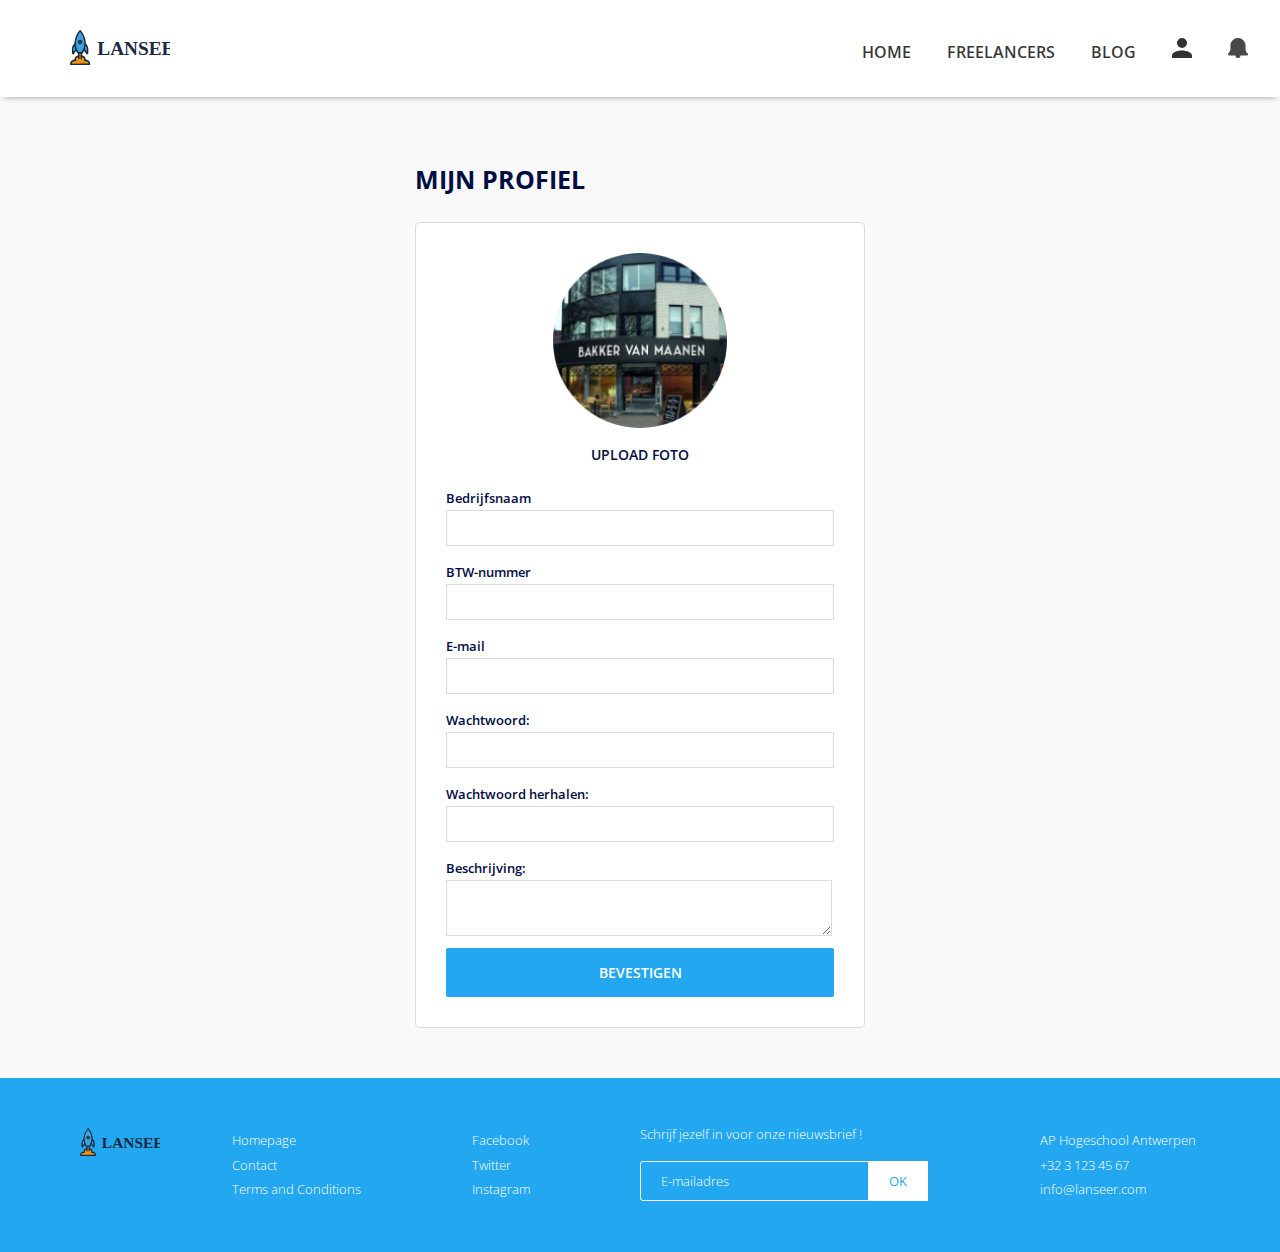
<file: pages/profiel-opdrachtgever.html>
<!doctype html>

<html lang="en">
<head>
  <meta charset="utf-8">

  <title>Profiel Aanpassen</title>
  <meta name="description" content="Freelancers">
  <meta name="author" content="Jens Clauwaert">
  <meta name="viewport" content="width=device-width, initial-scale=1">
  <link href="https://fonts.googleapis.com/css?family=Open+Sans:300,300i,400,400i,600,600i,700,700i,800,800i" rel="stylesheet">
    <link rel="stylesheet" href="../css/reset.css">
  <link rel="stylesheet" href="../css/style.css">


</head>
<body class="prog">
  <div class="container loginContainer">
    <div class="row navBar">
    <div class="logoTop">
    <a href="../index.html">  <img id="logo" src="../img/logo.svg"></a>
    </div>
    <div class="homeNav">
      <ul>
  <li><a href="../index.html">HOME</a></li>
  <li><a href="freelancers.html">FREELANCERS</a></li>
  <li><a href="blog.html">BLOG</a></li>
  <li><a href="profiel-opdrachtgever.html"><img src="../img/profile.svg"></a></li>
  <li><a href="messages.html"><img src="../img/alert.svg"></a></li>
  </ul>
    </div>
  </div>
  <h1 class="profoptitle">MIJN PROFIEL</h1>
  <div class="profop">
    <img src="../img/opdracht1.jpg">
    <div class="inputwrap">
    <label for="profopimginput" class="profoplabel">
      UPLOAD FOTO
    </label>
    <input id="profopimginput"type="file" name="pic" accept="image/*">
  </div>
    <p> Bedrijfsnaam </p>
    <input class="profopinput" type="text" name="bedrijf">
    <p> BTW-nummer </p>
    <input class="profopinput" type="text" name="btw">
    <p> E-mail </p>
    <input class="profopinput" type="text" name="email">
    <p> Wachtwoord: </p>
    <input class="profopinput" type="text" name="password">
    <p> Wachtwoord herhalen: </p>
    <input class="profopinput" type="text" name="password">
    <p> Beschrijving: </p>
    <textarea></textarea>
    <input class="submitL" type="submit" value="BEVESTIGEN">
  </div>
  <div class="footer">
    <div class="logofooter">
      <img src="../img/logo.svg">
    </div>
    <div class="footCol1">
      <a href="#">Homepage</a>
      <a href="#">Contact</a>
      <a href="#">Terms and Conditions</a>
    </div>
    <div class="footCol2">
      <a href="#">Facebook</a>
      <a href="#">Twitter</a>
      <a href="#">Instagram</a>
    </div>
    <div class="footCol3">
      <p>Schrijf jezelf in voor onze nieuwsbrief !</p>
      <form>
      <input class="input" type="email" placeholder="E-mailadres">
      <input class="submit" type="submit" value="OK">
  </form>
    </div>
    <div class="footCol4">
  <p>AP Hogeschool Antwerpen</p>
  <p>+32 3 123 45 67</p>
  <p>info@lanseer.com</p>
    </div>
  </div>

</div>



</body>
</html>
</file>
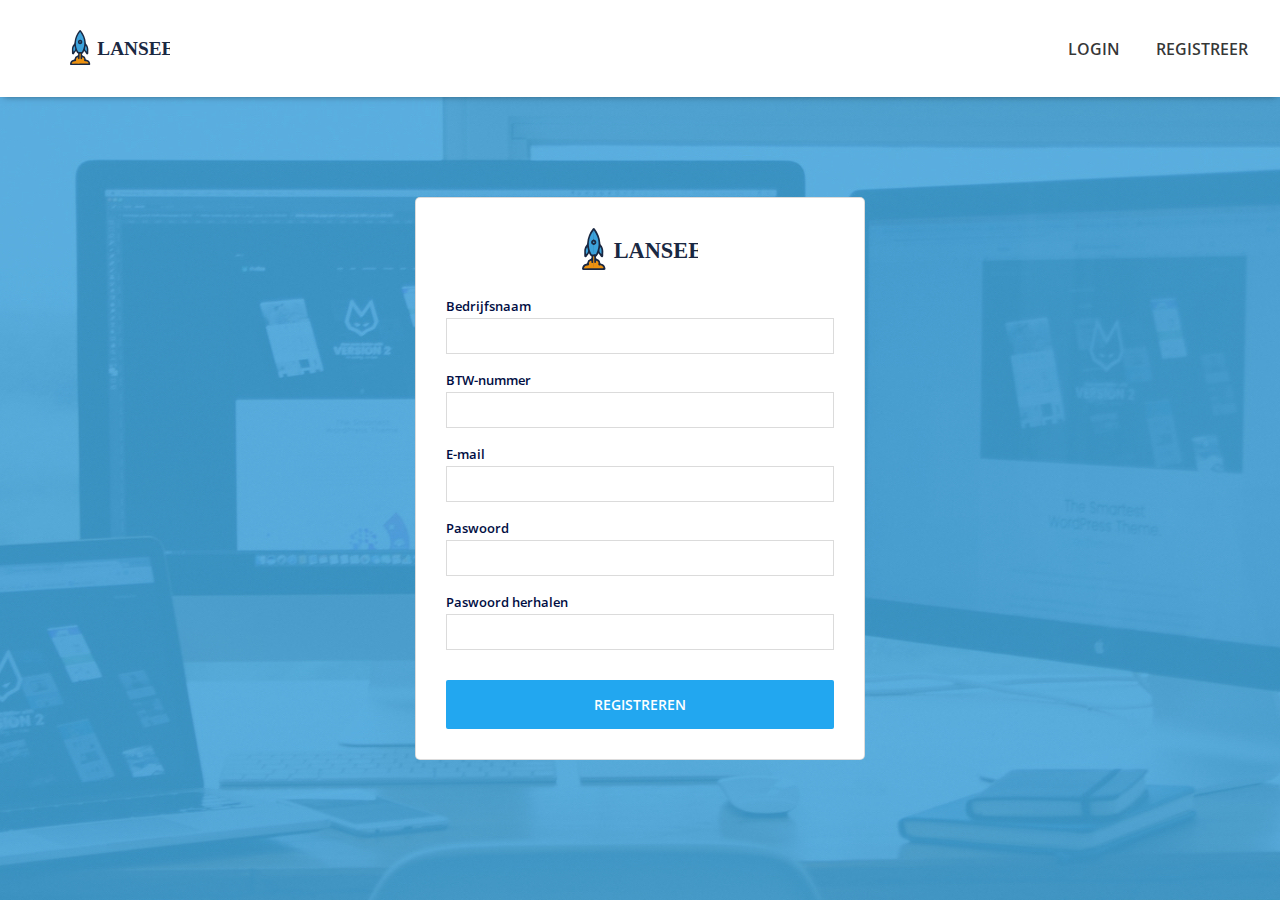
<file: pages/register-free.html>
<!doctype html>

<html lang="en">
<head>
  <meta charset="utf-8">

  <title>Registreer als freelancer</title>
  <meta name="description" content="Freelancers">
  <meta name="author" content="Jens Clauwaert">
  <meta name="viewport" content="width=device-width, initial-scale=1">
  <link href="https://fonts.googleapis.com/css?family=Open+Sans:300,300i,400,400i,600,600i,700,700i,800,800i" rel="stylesheet">
    <link rel="stylesheet" href="../css/reset.css">
  <link rel="stylesheet" href="../css/style.css">


</head>
<body class="loginpage">
  <div class="container loginContainer">
    <div class="row navBar">
    <div class="logoTop">
    <a href="../index.html">  <img id="logo" src="../img/logo.svg"></a>
    </div>
    <div class="homeNav">
      <ul>
  <li><a href="login.html">LOGIN</a></li>
  <li><a href="register-free.html">REGISTREER</a></li>
  </ul>
    </div>
  </div>
  <div class="loginmid">
    <img src="../img/logo.svg">
    <p> Bedrijfsnaam </p>
    <input class="loginin" type="text" name="bedrijf">
    <p> BTW-nummer </p>
    <input class="loginin" type="text" name="wachtwoord">
    <p> E-mail </p>
    <input class="loginin" type="text" name="email">
    <p> Paswoord </p>
    <input class="loginin" type="text" name="password">
    <p> Paswoord herhalen </p>
    <input class="loginin" type="text" name="password">
    <input class="submitL" type="submit" value="REGISTREREN">
  </div>
</div>



</body>
</html>
</file>
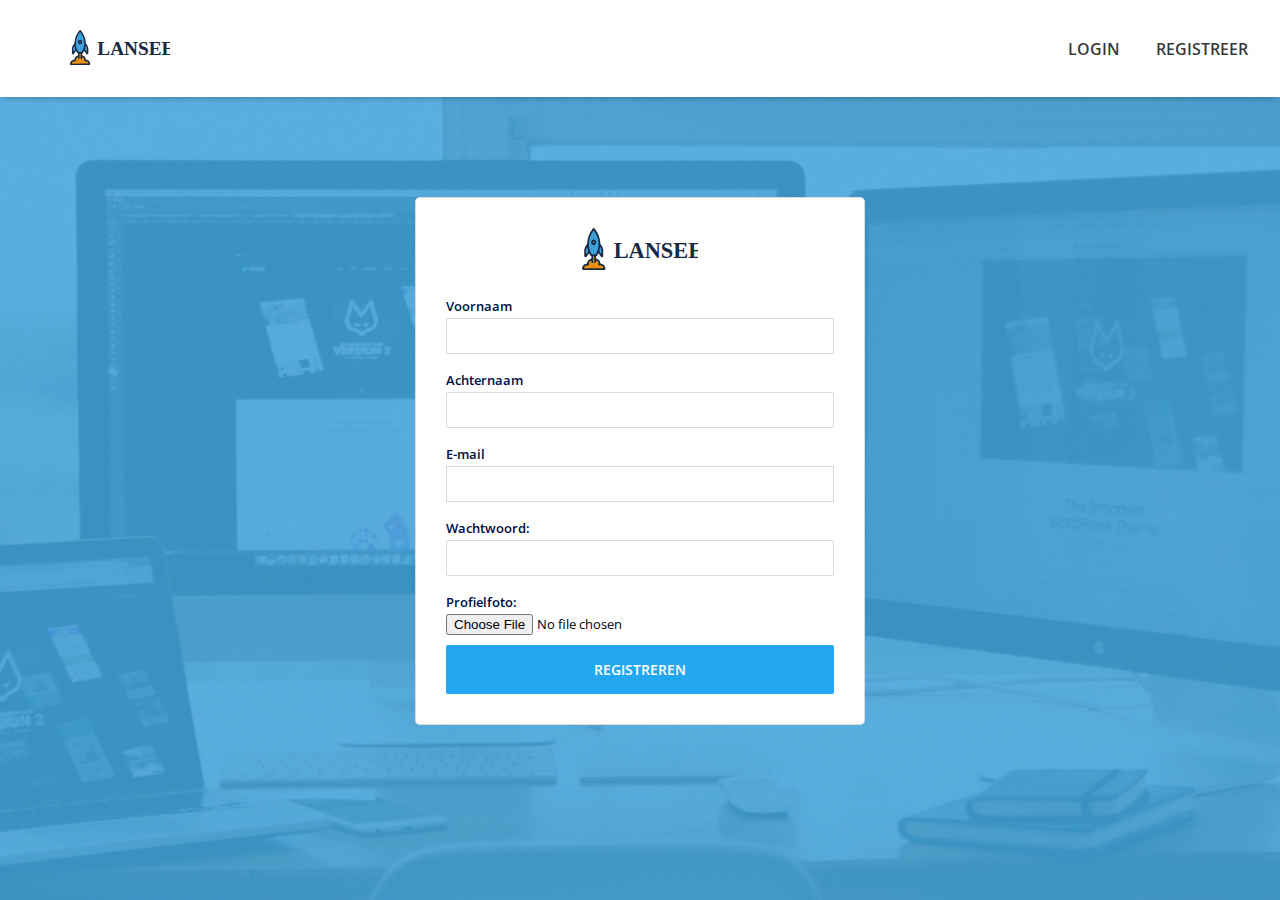
<file: pages/register-opdracht.html>
<!doctype html>

<html lang="en">
<head>
  <meta charset="utf-8">

  <title>Registreer als opdrachtgever</title>
  <meta name="description" content="Freelancers">
  <meta name="author" content="Jens Clauwaert">
  <meta name="viewport" content="width=device-width, initial-scale=1">
  <link href="https://fonts.googleapis.com/css?family=Open+Sans:300,300i,400,400i,600,600i,700,700i,800,800i" rel="stylesheet">
    <link rel="stylesheet" href="../css/reset.css">
  <link rel="stylesheet" href="../css/style.css">


</head>
<body class="loginpage">
  <div class="container loginContainer">
    <div class="row navBar">
    <div class="logoTop">
    <a href="../index.html">  <img id="logo" src="../img/logo.svg"></a>
    </div>
    <div class="homeNav">
      <ul>
  <li><a href="login.html">LOGIN</a></li>
  <li><a href="register-opdracht.html">REGISTREER</a></li>
  </ul>
    </div>
  </div>
  <div class="loginmid">
    <img src="../img/logo.svg">
    <p> Voornaam </p>
    <input class="loginin" type="text" name="bedrijf">
    <p> Achternaam </p>
    <input class="loginin" type="text" name="wachtwoord">
    <p> E-mail </p>
    <input class="loginin" type="text" name="email">
    <p> Wachtwoord: </p>
<input class="loginin" type="text" name="password">
    <p>Profielfoto:</p>
      <input type="file" name="pic" accept="image/*">
    <input class="submitL" type="submit" value="REGISTREREN">
  </div>
</div>



</body>
</html>
</file>
<file: css/style.css>
* {
  font-family:'Open Sans', sans-serif !important ;

}

a { text-decoration: none;}

body {
  background-color: #F9F9F9;

}

.navBar {
  z-index: 2;
  padding-top: 30px;
  padding-bottom: 30px;
  display: grid;
  grid-template-columns: 1fr 1fr 1fr 1fr;
  -webkit-box-shadow: 0px 3px 7px -4px rgba(0,0,0,0.5);
-moz-box-shadow: 0px 3px 7px -4px rgba(0,0,0,0.5);
box-shadow: 0px 3px 7px -4px rgba(0,0,0,0.5);
background-color: white;
width: 100%;
}

.logoTop {
grid-column-start: 1;
grid-column-end: 3;
}

#logo {
  width: 100px;
  height: auto;
  padding-left: 70px;
}

.homeNav {
  grid-column-start: 3;
  grid-column-end: 5;
  align-self: center;
  text-align: right;
}

.homeNav li {
  display: inline;
  font-size: 16px;
  font-weight: 600;
  margin-right: 5%;


}
.homeNav li a {
text-decoration: none;
color: rgba(0,0,0,0.8);

}

.homeNav img {
  width: 20px;
  display: inline;
}

.bannerImg {
  max-width: 100%;
  z-index: 1;
  position: relative;
}

.bannerImg img{
  width: 100%;
  height: auto;
}
.midtext{
  position: absolute;
  top: 35%;
  left: 50%;
  transform: translate(-50%, -50%);
  color: white;
  text-align: center;
  width: 75%;
}

.midtext p{
text-align: center;
font-size: 50px;
font-weight: 300;
color: #000D43;
}

@media screen and (max-width: 1100px) {
.midtext p {
  font-size: 30px;
}
}
@media screen and (max-width: 670px) {
.midtext p {
  font-size: 20px;
}
.homeButtons{
  width: 75%;
  margin-top: 10px;
}
#logo {
  width: 100px;
  height: auto;
  padding-left: 20px;
}
}
@media screen and (max-width: 450px) {
.homeButtons{
  width: 85%;
  margin-top: 40px;
}
}

.homeButtons{
  position: absolute;
  top: 55%;
  left: 50%;
  transform: translate(-50%, -50%);
  color: white;
  text-align: center;
  z-index: 3;
  text-decoration: none;
}

.homeButtons li{
width: 200px;
color:white;
font-size: 14px;
font-weight: 600;
text-decoration: none;
display: table-cell;
table-layout: fixed;

}



.homeButtons a {
  text-decoration: none;
}

.btn1 li{
  background-color: #22A7F0;
  padding-top: 15px;
  padding-bottom: 15px;
  border-radius: 8px;
  margin-right: 20px;
  text-decoration: none;
}
.btn1  {
  margin-right: 20px;
}

.btn2 li{
  background-color : #ED9210;
  padding-top: 15px;
  padding-bottom: 15px;
  border-radius: 8px;
  margin-left: 20px;
}

@media screen and (max-width: 910px) {
.homeButtons li {
  font-size: 12px;
  width: 150px;
}
}
@media screen and (max-width: 910px) {
.homeButtons li {
  font-size: 11px;
  width: 140px;
  padding-top: 10px;
  padding-bottom: 10px;
}
}
@media screen and (max-width:400px)  {
.homeButtons{
  width: 90%;
  margin-top: 30px;
}
.homeButtons li {
  width: 120px;

}
}

.infoContainer{
  display: grid;
  grid-template-columns: 12.5% 1fr 12.5%;
  background-color: white;

}

.infoImg {
  grid-column-start: 2;
}

.infoTitle {
  text-align: center;
  font-size: 30px;
  font-weight: 300;
  margin-top: 45px;
  margin-bottom: 45px;
  color: #000D43;
}
.infoText{
  display: grid;
  grid-template: 1fr 1fr 1fr 1fr 1fr;
  text-align: center;
  font-size: 16px;
  font-weight: 300;
  box-sizing: border-box;
  margin-top: 30px;
  margin-bottom: 75px;
  color: #000D43;
}

.infoTextBox1 {
  grid-column-start: 1;
  padding-left: 8px;
  padding-right: 8px;
  line-height: 1.5;
}
.infoTextBox2{
  grid-column-start: 2;
  padding-left: 8px;
  padding-right: 8px;
  line-height: 1.5;
}
.infoTextBox3 {
  grid-column-start: 3;
  padding-left: 8px;
  padding-right: 8px;
  line-height: 1.5;
}
.infoTextBox4 {
  grid-column-start: 4;
  padding-left: 8px;
  padding-right: 8px;
  line-height: 1.5;
}
.infoTextBox5 {
  grid-column-start: 5;
  padding-left: 8px;
  padding-right: 8px;
  line-height: 1.5;
}
@media screen and (max-width: 950px){
  .infoText {
    font-size: 14px;
  }
}

@media screen and (max-width: 700px) {
  .infoContainer{
    display: grid;
    grid-template-columns: 1fr;
    background-color: white;
  }
  .infoImg {
grid-column-start: 1;
padding-left: 5%;
padding-right: 5%;
  }

  .infographic img{
    width: 100%;
  }
}

@media screen and (max-width:600px)  {
  .infoText{
    display: block;
    width: 100%;

  }
  .infoTextBox1 {
    padding-left: 0px;
    padding-right: 0px;

  }
  .infoTextBox2{
    padding-left: 0px;
    padding-right: 0px;
  }
  .infoTextBox3 {
    padding-left: 0px;
    padding-right: 0px;
  }
  .infoTextBox4 {
    padding-left: 0px;
    padding-right: 0px;
  }
  .infoTextBox5 {
    padding-left: 0px;
    padding-right: 0px;
  }
}


.counterContainer{
  box-sizing: border-box;
  display: grid;
  grid-template-columns: 12.5% 1fr 1fr 1fr 1fr 1fr 12.5%;
  background-color: #F9F9F9;
  padding-top: 50px;
  padding-bottom: 50px;
  text-align: center;
  color: #000D43;
}
.counterNumb{
  font-size: 45px;
  font-weight:700;
}
.counterDesc{
  margin-top: 15px;
font-size: 20px;
font-weight: 300;

}
.counter1{
 grid-column-start: 2;
}
.counter2{
 grid-column-start: 3;
}
.counter3{
 grid-column-start: 4;
}
.counter4{
 grid-column-start: 5;
}
.counter5{
 grid-column-start: 6;
}

@media screen and (max-width:900px){
  .counterContainer{
  grid-template-columns: 12.5% 1fr 1fr 12.5%;
}
.counter1{
 grid-column-start: 2;
 padding-bottom: 30px;
}
.counter2{
 grid-column-start: 3;
}
.counter3{
 grid-column-start: 2;
 padding-bottom: 30px;
}
.counter4{
 grid-column-start: 3;
}
.counter5{
 display: none;
}
}

.testiContainer {
  display: grid;
  grid-template-columns: 12.5% 1fr 1fr 1fr 12.5%;
  box-sizing: border-box;
  text-align: center;
  padding-top:70px;
  padding-bottom: 70px;
  color: #000D43;
  font-size: 16px;
  font-weight: 300;
  line-height: 1.4;
  background-color: white;

}
.testiContainer span {
  font-weight: 700;
}

.testiContainer img {
  width: 50%;
}

.testiContainer p {
  margin-top: 30px;
  padding-left: 40px;
  padding-right: 40px;
}


.pers1 {
  grid-column-start: 2;
}
.pers2 {
  grid-column-start: 3;
}
.pers3 {
  grid-column-start: 4;
}
@media screen and (max-width:900px){
.testiContainer{
  display: grid;
  grid-template-columns: 12.5% 1fr 12.5%;
  text-align: left;
}
.pers1 {
  grid-column-start: 2;
  grid-column-end: 3;
  display: grid;
  grid-template-columns: 20% 80%;
    margin-bottom: 30px;

}
.pers2 {
  grid-column-start: 2;
  grid-column-end: 3;
  display: grid;
  grid-template-columns: 20% 80%;
  margin-bottom: 30px;
}
.pers3 {
  grid-column-start: 2;
  grid-column-end: 3;
  display: grid;
  grid-template-columns: 20% 80%;
    margin-bottom: 30px;
}
.testiContainer img {
  width: 100%;
}
.testiContainer p {
margin-top: 0px;
 padding: 0px 0px;
 display: inline;
 padding-left: 20px;
}
}

.footer {
  background-color: #22A7F0;
  display: grid;
  grid-template-columns: 12.5% 1fr 1fr 1fr 1fr 12.5%;
  padding-top: 50px;
  padding-bottom: 50px;
}

.logofooter {
  grid-column-start: 1;
  width: 50%;
  height: auto;
  justify-self: end;
}
.logofooter img {

}
.footCol1 {
  grid-column-start: 2;
}
.footCol1 a {
  display: block;
  font-size: 13px;
  text-decoration: none;
  color: white;
  line-height: 1.9;
  font-weight: 300;
  padding-left: 30%;
}
.footCol2 {
  grid-column-start: 3;
}
.footCol2 a {
  display: block;
  font-size: 13px;
  text-decoration: none;
  color: white;
  line-height: 1.9;
  font-weight: 300;
  padding-left: 30%;
}
.footCol3 {
  grid-column-start: 4;
  grid-column-end: 6;
}
.footCol3 p {
  font-size: 13px;
  color: white;
  font-weight: 300;
  margin-bottom: 20px;
}

.footCol3 .input,
.submit {
    display: inline-block;
    font-size: 13px;
    font-weight: 300;
    border-radius: 0;
    -webkit-appearance: none;
    padding: 10px 20px;
}

.footCol3 .input {
    border: 1px solid white;
    background-color: #22A7F0;
    width: 40%;
    border-radius: 3px;
}

.footCol3 .input::placeholder {
  color: white;
}

.footCol3 .submit {
    background-color: white;
    color: #22A7F0;
    font-size:13px;
    margin-left: -10px;
    border: 1px solid white;
    font-weight: 400;
}

.footCol3 .submit::-moz-focus-inner {
    border: 0;
}
.footCol4 {
  grid-column-start: 6;
}

.footCol4 p {
  font-size: 13px;
  color: white;
  line-height: 1.9;
  font-weight: 300;
  margin-left: -50%;
}
@media screen and (max-width:850px){
  .footCol4 {
    display: none;
  }
  .footCol3 {
    grid-column-start: 4;
    grid-column-end: 7;
  }
}
@media screen and (max-width:650px){
  .footCol3{
    display: none;
  }
  .footer{
    display: grid;
    grid-template-columns: 5% 1fr 1fr 1fr  5%;
  }
  .logofooter {
    grid-column-start: 2;
    justify-self: start;
  }
  .footCol1{
    grid-column-start: 3;
  }
  .footCol2{
    grid-column-start: 4;
  }
}

.opdrachtContainer{
  width: 100%;
  height: auto;
  background-color: #F9F9F9;
}

.opdrachtenWrap {
  width: 75%;
  margin: 0 auto;
}
.opdrachtenWrap {

  margin-top: 70px;
}
.opdrachtenTitle{
  font-size: 25px;
  color: #000D43;
  font-weight: 700;
}
.zoekVensterO {
  box-sizing: border-box;
  margin-top: 30px;
  display: grid;
  grid-template-columns: 1fr 1fr 1fr;
  background-color: white;
  border: 1px solid rgba(112, 112, 112, 0.25);
  padding-top: 40px;
  padding-bottom: 45px;
  padding-left: 50px;
  padding-right: 50px;
  border-radius: 3px;
  margin-bottom: 20px;
}

.zoekVensterO select {
  height: 36px;
  background-color: white;
  border: 1px solid rgba(112, 112, 112, 0.25);
  border-radius: 3px;
  font-size: 13px;
  padding-top: 5px;
  padding-bottom: 5px;
  -webkit-appearance: none;
   -moz-appearance: none;
   -webkit-border-radius: 0px;
   background-image: url("../img/selectArrow.svg");
   background-position: 96% 50%;
   background-repeat: no-repeat;
   background-size: 18px;
   padding-left: 10px;


}

.zoekColO1 {
grid-column-start: 1;
}
.zoekColO1 p , .zoekColO2 p , .zoekColO3 p{
  text-align: left;
  font-size: 13px;
  font-weight: 600;
    color: #000D43;
}

.zoekColO1 input, .zoekColO1 select ,.zoekColO2 input,.zoekColO2 select,.zoekColO3 select{
width: 85%;
margin-top: 5px;
}

.zoekVensterO select {
  width: 88.5%;
}

.zoekColO1 input,.zoekColO2 input {
  border: 1px solid rgba(112, 112, 112, 0.25);
  font-size: 13px;
  padding-top: 8px;
  padding-bottom: 8px;
  margin-bottom: 20px;
  padding-left: 10px;
}
.zoekColO2{
grid-column-start: 2;
}
.zoekColO3 {
grid-column-start: 3;
}
.zoekColO3 select {
  width: 85%;
  margin-bottom: 23px;
}
.zoekColO3 .submitO {
  width: 85%;
  background-color: #22A7F0;
  padding-top: 15px;
  padding-bottom: 15px;
  border-radius: 2px;
  color:white;
  font-size: 14px;
  font-weight: 700;
  border: none;
}
.opdrachtlijst {
  display: grid;
  grid-template-columns: 1fr 1fr 1fr 1fr 1fr 1fr;
  box-sizing: border-box;
  background-color: white;
  border: 1px solid rgba(112, 112, 112, 0.25);
  padding-top: 30px;
  padding-bottom: 30px;
  padding-left: 50px;
  padding-right: 50px;
  border-radius: 3px;
  margin-bottom: 50px;
}
.opdrachtenOver {
  font-size: 15px;
  color: #000D43;
  font-weight: 600;
  grid-column-start: 1;
  grid-column-end: 5;
  padding-top: 10px;
}
.opdrachtSorteer {
  grid-column-start: 5;
  grid-column-end: 7;
}

.opdrachtSorteer select{
  width: 100%;
  height: 36px;
  background-color: white;
  border: 1px solid rgba(112, 112, 112, 0.25);
  border-radius: 3px;
  font-size: 13px;
  padding-top: 5px;
  padding-bottom: 5px;
  -webkit-appearance: none;
   -moz-appearance: none;
   -webkit-border-radius: 0px;
   background-image: url("../img/selectArrow.svg");
   background-position: 96% 50%;
   background-repeat: no-repeat;
   background-size: 18px;
   padding-left: 10px;
}

.breedlijn{
  grid-column-start: 1;
  grid-column-end: 7;
  margin-top: 32px;
  border-bottom: 1px solid rgba(112, 112, 112, 0.25);
  margin-left: -50px;
  margin-right: -50px;
  margin-bottom: 50px;
}

.opdrachtStuk{
  grid-column-start: 1;
  grid-column-end: 7;
  display: grid;
  grid-template-columns: 1fr 1fr 1fr 1fr 1fr 1fr;
margin-bottom: 30px;
}

.opdrachtStuk:after {
  grid-column-start: 1;
  grid-column-end: 7;
  content : "";
  bottom  : 0;
  margin: 0 auto;
  height  : 1px;
  width   : 100%;
  border-bottom:1px solid rgba(112, 112, 112, 0.25);
  margin-top: 30px;
}

.opdrachtImg {
  grid-column-start: 1;
  grid-column-end: 2;
  box-sizing: border-box;
}
.opdrachtImg img{
  width: 100%;
  height: auto;
}

.opdrachtDesc {
  grid-column-start: 2;
  grid-column-end: 5;
  padding-left: 10%;
}
.opdrachtTitle{
  font-size: 20px;
  color: #000D43;
  font-weight: 600;
  margin-bottom: 10px;
}
.opdrachtTijd{
  font-size: 12px;
  color: #000D43;
  font-weight: 700;
  margin-bottom: 20px;
}
.opdrachtUitleg {
  font-size: 12px;
  font-weight: 300;
  line-height: 1.4;
  color: #000D43;
}
.opdrachtTags{
padding-top: 20px;
}

.opdrachtTags li {
  display: inline;
  color: #000D43;
  font-size: 12px;
  font-weight: 300;
  border: 1px solid #22A7F0;
  border-radius: 5px;
  padding: 5px 10px;
  margin-right: 5px;
}

.opdrachtRest{
  grid-column-start: 5;
  grid-column-end: 7;
  padding-left: 20%;
  color: #000D43;
  font-weight: 600;
  font-size: 14px;
}
.opdrachtRest p {
  margin-bottom: 5px;
}

.opdrachtRest input {
  width: 50%;
  background-color: #22A7F0;
  padding-top: 15px;
  padding-bottom: 15px;
  border-radius: 2px;
  color:white;
  font-size: 12px;
  font-weight: 600;
  border: none;
  margin-top: 25px;
}

.opdrachtlijst div:last-child::after{
  border-bottom: none;
}
@media screen and (max-width:600px){
  .zoekVensterO {

  }
  .zoekColO1 {
    grid-column-start: 1;
    grid-column-end: 4;
    margin-bottom: 20px;
  }
  .zoekColO2{
    grid-column-start: 1;
    grid-column-end: 4;
        margin-bottom: 20px;
  }
  .zoekColO3 {
    grid-column-start: 1;
    grid-column-end: 4;
  }
.zoekVensterO input {
  padding-left: 2%;
  width: 98%;
}

.zoekVensterO select {
    width: 100%;
  }
  .submitO{
    width: 100%;
  }
}

@media screen and (max-width:1000px){
.opdrachtenWrap{
  width: 100%;
}
.opdrachtenTitle{
  margin-left: 20px;
}
}
@media screen and (max-width:700px){
.opdrachtenWrap {
  margin-top: 30px;
}

  .opdrachtStuk{
    grid-column-start: 1;
    grid-column-end: 7;
    display: grid;
    grid-template-columns: 1fr;
  margin-bottom: 30px;
  text-align: center;

  }
  .opdrachtDesc {
    grid-column-start: 1;
    grid-column-end: 2;
padding-left: 0px;
padding-right: 0px;
margin-bottom: 30px;
  }
  .opdrachtRest{
    grid-column-start: 1;
    grid-column-end: 2;
    padding-left: 0px;
    padding-right: 0px;

    color: #000D43;
    font-weight: 600;
    font-size: 14px;
  }
  .opdrachtImg img{
    width: 30%;
    height: auto;
    margin-bottom: 30px;
  }
  .opdrachtlijst {
    padding-left: 5%;
    padding-right: 5%;
    width: 100%;
  }
.zoekVensterO {
  padding-left: 5%;
  padding-right: 5%;
}
.breedlijn{
  grid-column-start: 1;
  grid-column-end: 7;
  width: 100%;
  margin-left: 0px;
  margin-right: 0px;
}
.opdrachtTags li {
  margin-bottom: 20px;
}
}
.socialicons {
  display: grid;
  grid-template-columns: 1fr 1fr 1fr 1fr 1fr 1fr 1fr 1fr 1fr 1fr 1fr 1fr 1fr;
}

.freelanceRest{
  grid-column-start: 5;
  grid-column-end: 7;
  padding-left: 20%;
  color: #000D43;
  font-weight: 600;
  font-size: 14px;
}
.freelanceRest p {
  margin-bottom: 5px;
}

.freelanceRest input {
  width: 50%;
  background-color: #22A7F0;
  padding-top: 15px;
  padding-bottom: 15px;
  border-radius: 2px;
  color:white;
  font-size: 12px;
  font-weight: 600;
  border: none;
  margin-top: 25px;
  display: block;
}

.freelanceRest img {
  height: 15px;
  width: auto;
  margin-top: 10px;
  margin-right: 10px;
}
@media screen and (max-width:700px){
  .freelanceRest {
    grid-column-start: 1;
    grid-column-end: 7;
    padding-left: 0px;
  }
  .freelanceRest input {
    margin: 0 auto;
    margin-top: 15px;
    margin-bottom: 15px;
    }
}


.coverfoto {
  width: 100%;
  height: 450px;
  background-image: url("../img/cover.jpg");

}
.profielInfo {
  box-sizing: border-box;
  width: 75%;
  margin: 0 auto;
  display: grid;
  grid-template-columns: 1fr 1fr;
  background-color: white;
  padding: 30px 30px;
  margin-top: -100px;
  margin-bottom: 20px;
  border: 1px solid rgba(112, 112, 112, 0.25);
  border-radius: 3px;
}

.profielLinks {
  grid-column-start: 1;
  grid-column-end: 2;
  display: grid;
  grid-template-columns: 1fr 1fr 1fr;
}
.profielImg img{
  width: 80%;
  grid-column-start: 1;
  grid-column-end: 2;
  display: block;
  margin: 0 auto;
}
.profielNaam{
  grid-column-start: 2;
  grid-column-end: 4;
  margin-left: 7%;
}

.profielNaam h1 {
  margin-top: 20px;
  font-size: 20px;
  font-weight: 600;
  color: #000D43;
}

.profielNaam h2 {
  font-size: 14px;
  font-weight: 600;
  color: #000D43;
  margin-top: 10px;
}

.profielNaam p {
  font-size: 14px;
  font-weight: 300;
  color: #000D43;
  margin-top: 10px;
}

.profielNaam img {
  height: 18px;
  width: auto;
  margin-right: 10px;
  margin-top: 10px;
}

.pstatus{
  font-size: 14px;
  color: green;
  font-weight: 600;
  text-align: center;
  margin-top: 15px;
}
.profielImg h1 {
  font-weight: 700;
  font-size: 20px;
  color: #000D43;
  text-align: center;
  margin-top: 10px;
}
.profielImg h2 {
  font-weight: 300;
  font-size: 14px;
  color: #000D43;
  text-align: center;
  margin-top: 10px;
}

.profielBesc h1 {
  font-size: 14px;
  font-weight: 600;
  color: #000D43;
  margin-top: 20px;
}
.profielBesc h2 {
  font-size: 12px;
  font-weight: 300;
  color: #000D43;
  margin-top: 10px;
  line-height: 1.6;
}
.profielCounter{
  display: grid;
  grid-template-columns: 1fr 1fr 1fr 1fr;
  text-align: center;
  margin-top: 70px;
  color: #000D43;
  margin-left: -4%;
  margin-bottom: 20px;
  }

.pcounter1 .pcounterNumb,.pcounter2 .pcounterNumb,.pcounter3 .pcounterNumb,.pcounter4 .pcounterNumb{
  font-size: 30px;
  font-weight:700;
}
.pcounter1 .pcounterDesc, .pcounter2 .pcounterDesc, .pcounter3 .pcounterDesc, .pcounter4 .pcounterDesc{
margin-top: 10px;
font-size: 16px;
font-weight: 300;
}

.portfolio {
  width: 75%;
  margin: 0 auto;
  display: grid;
  grid-template-columns: 1fr 1fr 1fr 1fr;
  grid-column-gap: 10px;
  grid-row-gap: 10px;
  margin-bottom: 20px;
}

.portfolio .portImg {
  position: relative;
  background-image: url("../img/website.png");
  box-sizing: border-box;
  border: 5px solid white;
}
.portfolio .portImg:before{
	content: "";
	display: block;
	padding-top: 100%;
}

.recensies{
  width: 75%;
  margin: 0 auto;
  border: 1px solid rgba(112, 112, 112, 0.25);
  border-radius: 3px;
  background-color: white;
  box-sizing: border-box;
  padding: 30px 30px;
  font-size: 18px;
  color: #000D43;
  font-weight: 600;
  margin-bottom: 50px;

}


.rStuk{
  box-sizing: border-box;
  width: 100%;
  display: grid;
  grid-template-columns: 1fr 1fr 1fr 1fr 1fr 1fr;
padding-bottom: 30px;
padding-top: 30px;
}


.rImg {
  grid-column-start: 1;
  grid-column-end: 2;
  box-sizing: border-box;
  padding: 10px;
}
.rImg img{
  width: 100%;
  height: auto;
}

.rDesc {
  grid-column-start: 2;
  grid-column-end: 5;
  padding-left: 10%;
}
.rTitle{
  font-size: 20px;
  color: #000D43;
  font-weight: 600;
  margin-bottom: 10px;
}
.rTijd{
  font-size: 12px;
  color: #000D43;
  font-weight: 700;
  margin-bottom: 20px;
}
.rUitleg {
  font-size: 12px;
  font-weight: 300;
  line-height: 1.4;
  color: #000D43;
}
.rTags{
  margin-top: 20px;
}

.rTags li {
  display: inline;
  color: #000D43;
  font-size: 12px;
  font-weight: 300;
  border: 1px solid #22A7F0;
  border-radius: 5px;
  padding: 5px 10px;
  margin-right: 5px;
}

.rStuk  {
border-bottom: 1px solid rgba(112, 112, 112, 0.25);
}

.rStuk:last-child {
  border-bottom: 0px;
}

.loginpage {
  background-image: url("../img/logpic.jpg");
  background-position:top center;
}

.loginmid {
  box-sizing: border-box;
  width: 450px;
  background-color: white;
  border: 1px solid rgba(112, 112, 112, 0.25);
  margin : 0 auto;
  border-radius: 5px;
  padding-top: 30px;
  padding-bottom: 30px;
  margin-top: 100px;
  padding-left: 30px;
  padding-right: 30px;
}

.loginmid img {
  display: block;
  margin: 0 auto;
  width: 30%;
  margin-bottom: 30px;
}

.loginmid p{
  text-align: left;
  font-size: 13px;
  font-weight: 600;
  color: #000D43;
  margin-bottom: 5px;
}

.loginmid .loginin{
  border: 1px solid rgba(112, 112, 112, 0.25);
  font-size: 13px;
  padding-top: 8px;
  padding-bottom: 8px;
  margin-bottom: 20px;
  padding-left: 10px;
  width: 96.5%;
}
.submitL {
  width: 100% !important;
  margin-top: 10px;
  background-color: #22A7F0;
  padding-top: 15px;
  padding-bottom: 15px;
  border-radius: 2px;
  color:white;
  font-size: 14px;
  font-weight: 600;
  border: none;
}

.prog {
  background-color:  #F9F9F9;
}

.profoptitle {
  width: 450px;
  margin: 0 auto;
  font-size: 25px;
  color: #000D43;
  font-weight: 700;
  margin-bottom: 30px;
  margin-top: 70px;
}

.profop{
  box-sizing: border-box;
  width: 450px;
  background-color: white;
  border: 1px solid rgba(112, 112, 112, 0.25);
  margin : 0 auto;
  border-radius: 5px;
  padding-top: 30px;
  padding-bottom: 30px;
  padding-left: 30px;
  padding-right: 30px;
  margin-bottom: 50px;
}

.profopinput {
  border: 1px solid rgba(112, 112, 112, 0.25);
  font-size: 13px;
  padding-top: 8px;
  padding-bottom: 8px;
  margin-bottom: 20px;
  padding-left: 10px;
  width: 96.5%;
}

.profop p{
  text-align: left;
  font-size: 13px;
  font-weight: 600;
  color: #000D43;
  margin-bottom: 5px;
}

.profop textarea {
min-width: 98%;
max-width: 98%;
  border: 1px solid rgba(112, 112, 112, 0.25);
  min-height: 50px;
}

.profop img {
  display: block;
  margin: 0 auto;
  width: 45%;
}

.profop input[type=file] ,.freeimgwrap input[type=file]{
  display: none;
}

.profoplabel {
border: none;
display: inline-block;
cursor: pointer;
}

.profop .inputwrap{
  text-align: center;
  margin-top: 10px;
color:#000D43;
font-size: 14px;
  font-weight: 600;
  margin-bottom: 30px;
  margin-top: 20px;
}

.proffre {
  box-sizing: border-box;
  width: 75%;
  margin: 0 auto;
  display: grid;
  grid-template-columns: 1fr 1fr;
  background-color: white;
  border: 1px solid rgba(112, 112, 112, 0.25);
  border-radius: 5px;
  padding-top: 30px;
  padding-bottom: 30px;
  padding-left: 30px;
  padding-right: 30px;
  margin-bottom: 50px;
}

.freeimgwrap {
  grid-column-start: 1;
  grid-column-end: 3;
}

.proffre .inputwrap {
  text-align: left;
  margin-top: 10px;
color:#000D43;
font-size: 14px;
  font-weight: 600;
  margin-bottom: 30px;
  margin-top: 20px;
  padding-left: 30px;
}
.proffre p{
  text-align: left;
  font-size: 13px;
  font-weight: 600;
  color: #000D43;
  margin-bottom: 5px;
}

.proffre textarea {
min-width: 98%;
max-width: 98%;
  border: 1px solid rgba(112, 112, 112, 0.25);
  min-height: 50px;
}

.proffrecol1,.proffrecol2 {
  padding-left: 30px;
  padding-right: 30px;
}

.proffre select{
  height: 36px;
  background-color: white;
  border: 1px solid rgba(112, 112, 112, 0.25);
  border-radius: 3px;
  font-size: 13px;
  padding-top: 5px;
  padding-bottom: 5px;
  -webkit-appearance: none;
   -moz-appearance: none;
   -webkit-border-radius: 0px;
   background-image: url("../img/selectArrow.svg");
   background-position: 96% 50%;
   background-repeat: no-repeat;
   background-size: 18px;
   padding-left: 10px;
   width: 100%;
  margin-bottom: 20px;
}

.proffretitle {
  width: 75%;
  margin: 0 auto;
  font-size: 25px;
  color: #000D43;
  font-weight: 700;
  margin-bottom: 30px;
  margin-top: 70px;
}

#proffreimginput {
  margin-bottom: 20px;

}



.proffrecol2 img{
  width: 30px;
  display: block;
}

.proffresubmit{
  grid-column-start: 1;
  grid-column-end: 3;
  text-align: center;
  margin-top: 30px;
}

.submitfprof{
  width: 25% !important;
  margin-top: 10px;
  background-color: #22A7F0;
  padding-top: 15px;
  padding-bottom: 15px;
  border-radius: 2px;
  color:white;
  font-size: 14px;
  font-weight: 600;
  border: none;
  justify-self : center;

}

.msgTitle{

    font-size: 25px;
    color: #000D43;
    font-weight: 700;
    margin-bottom: 30px;
}

.bloglijst {
  width: 100%;
  display: grid;
  grid-template-columns: 1fr 1fr 1fr;
  grid-column-gap: 10px;
  grid-row-gap: 10px;
  margin-bottom: 50px;
}
.blogstuk{
  border: 1px solid rgba(112, 112, 112, 0.25);
  background-color: white;
  height: 350px;
}

.bloglijst img {
  width: 100%;
}

.bloglijst h1 {
  font-size: 20px;
  color: #000D43;
  font-weight: 600;
  margin-bottom: 10px;
  padding-left: 15px;
  padding-right: 15px;
  padding-top: 15px;

}

.bloglijst p {
  color: #000D43;
    line-height: 1.3;
    padding-left: 15px;
    padding-right: 15px;
    padding-top: 5px;
  font-size: 12px;
  }

.bloglijst .opdrachtTags{
  margin-left: 15px;
}

@media screen and (max-width:1000px){

.msgTitle{
margin-left: 20px;
}
.messageDesc{
}
}

@media screen and (max-width:1000px){
  .profielInfo,.portfolio,.recensies {
    width: 100%;
  }
  .rDesc {
    grid-column-start: 2;
    grid-column-end: 6;
    padding-left: 10%;
}
.proffretitle, .proffre {
  width: 100%;
}
.proffretitle{
  margin-left: 20px;
}
}

@media screen and (max-width:700px){
  .profielLinks {
    grid-column-start: 1;
    grid-column-end: 3;

}
.profielBesc {
  grid-column-start: 1;
  grid-column-end: 3;
  text-align: center;

}
.portfolio {
  grid-template-columns: 1fr 1fr;
}

.rTags{
line-height: 2;
}
.proffre {
  padding-left: 0;
  padding-right: 0;
}

.proffrecol1, .proffrecol2{
  grid-column-start: 1;
  grid-column-end: 3;
  padding-left: 30px;
  padding-right: 30px;
}
.freeimgwrap{
  margin: 0 auto;
}

}
@media screen and (max-width:400px){
  .portfolio {
    grid-template-columns: 1fr;
  }
}

@media screen and (max-width:500px){
  .profop{
    width: 100%;
  }
  .profoptitle{
    margin-left: 20px;
  }
  .loginmid{
    width: 100%;
  }
}

.wrap2 {
  margin-top: -40px;

}

.wrap2 textarea {
  display: block;
  width: 100%;
  grid-column-start: 1;
  grid-column-end: 7;
  min-height: 150px;
  border: 1px solid rgba(112, 112, 112, 0.25);
  margin-bottom: 10px;
}

.wrap2 .submit{
  width: 200px;
  background-color: #22A7F0;
  padding-top: 15px;
  padding-bottom: 15px;
  border-radius: 2px;
  color:white;
  font-size: 12px;
  font-weight: 600;
  border: none;
  grid-column-start: 1;
  grid-column-end: 7;
  justify-self: end;
  margin-top: 10px;
}

@media screen and (max-width:700px){
.opdrachtlijst{
  margin-bottom: 0px;
}
}
</file>
